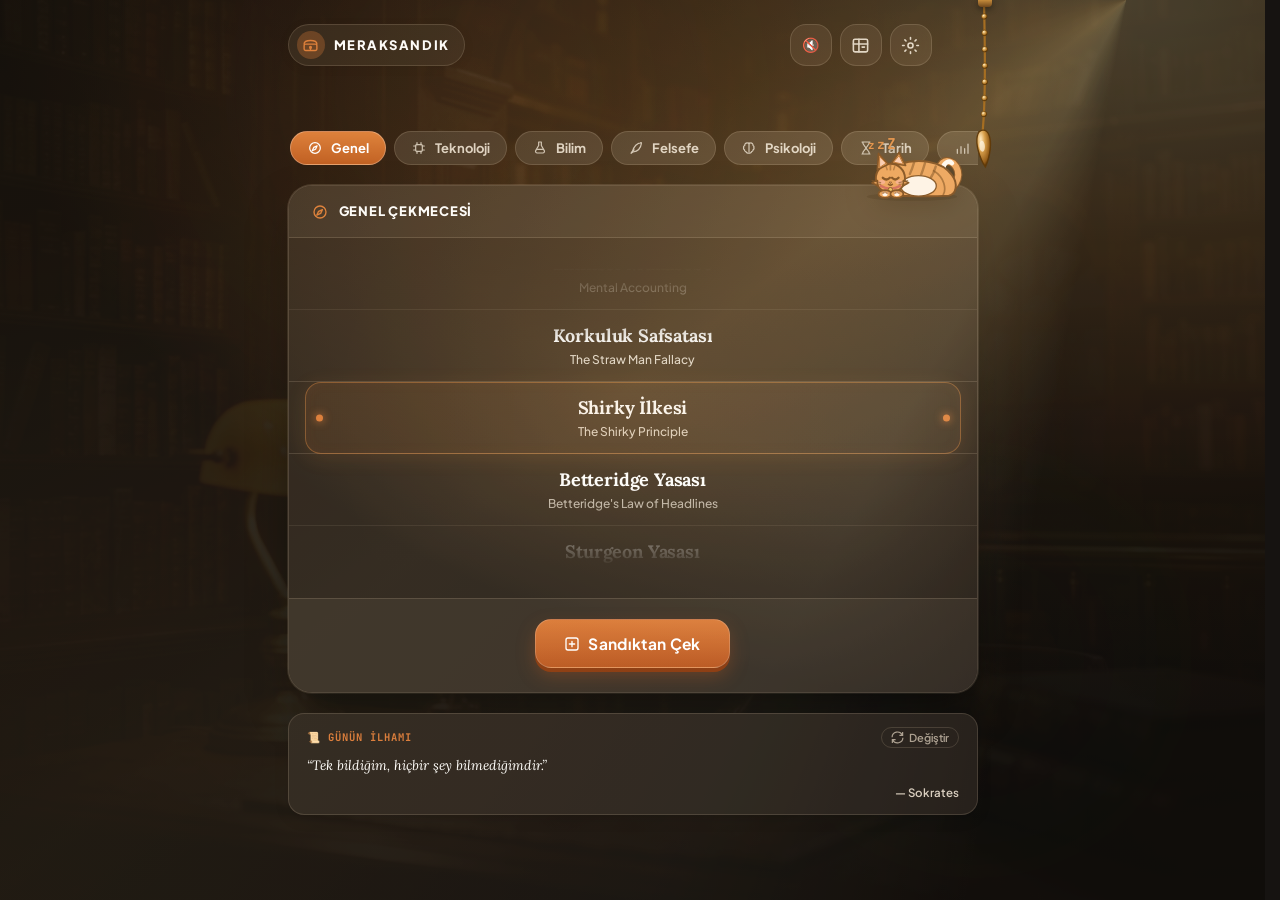
<file: index.html>
<!doctype html>
<html lang="tr">
<head>
  <meta charset="utf-8">
  <meta name="viewport" content="width=device-width, initial-scale=1">
  <title>Meraksandık — Araştırma & Kavram Kataloğu</title>
  <link rel="manifest" href="/manifest.json">
  <meta name="theme-color" content="#11100e">
  <link rel="icon" href="/icon-192.png">
  <link rel="apple-touch-icon" href="/apple-touch-icon.png">
  <meta name="mobile-web-app-capable" content="yes">
  <meta name="apple-mobile-web-app-capable" content="yes">
  <meta name="apple-mobile-web-app-status-bar-style" content="black-translucent">
  <meta name="apple-mobile-web-app-title" content="Meraksandık">
  <link rel="preconnect" href="https://fonts.googleapis.com">
  <link rel="preconnect" href="https://fonts.gstatic.com" crossorigin>
  <link href="https://fonts.googleapis.com/css2?family=JetBrains+Mono:wght@400;500;600;700&family=Lora:ital,wght@0,500;0,600;0,700;1,500;1,600&family=Plus+Jakarta+Sans:ital,wght@0,400;0,500;0,600;0,700;0,800;1,500;1,600&display=swap" rel="stylesheet">
  <link rel="stylesheet" href="styles.css?v=51">
</head>
<body>
  <div class="library-backdrop" aria-hidden="true"></div>
  <div class="lamp-spotlight-beam" aria-hidden="true"></div>
  <div class="background-glows" aria-hidden="true">
    <div class="glow-sphere glow-1"></div>
    <div class="glow-sphere glow-2"></div>
  </div>

  <!-- Gerçek Çekilebilir, Sallanabilir & Temayı Değiştiren Nostaljik Lamba Zinciri -->
  <div class="lamp-pull-chain-wrap" id="lampPullChain" role="button" tabindex="0" title="Masa Lambası Zinciri — çekerek veya sallayarak temayı değiştir! 💡" aria-label="Masa Lambası Zinciri (Aydınlık / Karanlık Tema)">
    <div class="chain-fixture"></div>
    <svg id="chainPhysicsSvg" class="chain-physics-svg" viewBox="0 0 100 240">
      <defs>
        <radialGradient id="brassBeadGrad" cx="35%" cy="30%" r="65%">
          <stop offset="0%" stop-color="#fff0cc"/>
          <stop offset="35%" stop-color="#e8b868"/>
          <stop offset="85%" stop-color="#a66e22"/>
          <stop offset="100%" stop-color="#613b0a"/>
        </radialGradient>
        <radialGradient id="handleGrad" cx="30%" cy="25%" r="75%">
          <stop offset="0%" stop-color="#ffeac2"/>
          <stop offset="40%" stop-color="#dba24d"/>
          <stop offset="85%" stop-color="#945d19"/>
          <stop offset="100%" stop-color="#543105"/>
        </radialGradient>
      </defs>
      <!-- Geniş Görünmez Dokunma Hattı (Mobilde parmakla anında tutabilmek için 52px genişlik) -->
      <path id="chainTouchArea" d="" stroke="transparent" stroke-width="52" fill="none" stroke-linecap="round" class="chain-touch-target"/>
      <!-- Dinamik Zincir Bağlantı Teli -->
      <path id="chainCordPath" d="" stroke="#a66e22" stroke-width="2.2" fill="none" stroke-linecap="round"/>
      <!-- Boncuklar (JS tarafından konumlandırılır) -->
      <g id="chainBeadsGroup"></g>
      <!-- Pirinç Damla Tutamaç (Geniş 60px dokunma alanıyla) -->
      <g id="chainHandleGroup" class="chain-handle">
        <circle cx="0" cy="18" r="30" fill="transparent" stroke="transparent" class="handle-touch-target"/>
        <path d="M 0 0 C -6 0, -8 9, -6 20 C -4 30, 0 37, 0 37 C 0 37, 4 30, 6 20 C 8 9, 6 0, 0 0 Z" fill="url(#handleGrad)" stroke="#613b0a" stroke-width="1.3"/>
        <ellipse cx="-1.8" cy="16" rx="2.8" ry="5.5" fill="#fff7e6" opacity="0.7"/>
      </g>
    </svg>
  </div>

  <div class="app">
    <header class="topbar">
      <button id="homeBtn" class="plate" type="button" title="Ana ekrana dön" aria-label="Ana ekrana dön">
        <div class="plate-icon">
          <svg viewBox="0 0 24 24" class="brand-logo-svg" fill="none" stroke="currentColor" stroke-width="2" stroke-linecap="round" stroke-linejoin="round" aria-hidden="true">
            <path d="M3 10C3 7 6 5 12 5C18 5 21 7 21 10"/>
            <rect x="3" y="10" width="18" height="9" rx="2"/>
            <circle cx="12" cy="14.5" r="1.2" fill="currentColor"/>
            <path d="M12 16v1.5"/>
          </svg>
        </div>
        <span class="plate-title">MERAKSANDIK</span>
      </button>

      <div class="topbar-actions">
        <button id="ambientSoundBtn" class="icon-button ambient-btn" type="button" title="Arka Plan Ambiyansı (Yağmur / Şömine)" aria-label="Ambiyans Sesi">
          <span id="ambientIcon">🔇</span>
        </button>
        <button id="profileBtn" class="icon-button" type="button" title="Katalog & Geçmiş" aria-label="Katalog">
          <svg viewBox="0 0 24 24" width="18" height="18" fill="none" stroke="currentColor" stroke-width="2" stroke-linecap="round" stroke-linejoin="round" aria-hidden="true"><rect x="3" y="4" width="18" height="16" rx="2"/><path d="M3 10h18M10 4v16M14 14h3"/></svg>
        </button>
        <button id="settingsBtn" class="icon-button" type="button" title="Ayarlar" aria-label="Ayarlar">
          <svg viewBox="0 0 24 24" width="18" height="18" fill="none" stroke="currentColor" stroke-width="2" stroke-linecap="round" stroke-linejoin="round" aria-hidden="true"><circle cx="12" cy="12" r="3.2"/><path d="M12 2v2M12 20v2M22 12h-2M4 12H2M19.07 4.93l-1.41 1.41M6.34 17.66l-1.41 1.41M19.07 19.07l-1.41-1.41M6.34 6.34L4.93 4.93"/></svg>
        </button>
      </div>
    </header>

    <main id="stage" class="stage"></main>
  </div>

  <div id="toast" class="toast is-hidden" role="status" aria-live="polite"></div>

  <!-- Settings Modal -->
  <div id="settingsModal" class="modal-overlay is-hidden">
    <div class="modal">
      <div class="modal-head">
        <div class="modal-title-group">
          <h2>Ayarlar</h2>
          <span class="modal-subtitle">Kütüphane tercihleri</span>
        </div>
        <button id="closeSettings" class="icon-button close-btn" type="button" aria-label="Kapat">
          <svg viewBox="0 0 24 24" width="18" height="18" fill="none" stroke="currentColor" stroke-width="2"><line x1="18" y1="6" x2="6" y2="18"/><line x1="6" y1="6" x2="18" y2="18"/></svg>
        </button>
      </div>

      <div class="modal-body">
        <div class="settings-card">
          <!-- BÖLÜM 1: Renk Paleti -->
          <div class="settings-section">
            <div class="section-header">
              <span class="section-title">🎨 Renk Paleti</span>
            </div>
            <div class="palette-grid" role="group" aria-label="Renk Paleti Seçimi">
              <button type="button" class="palette-btn is-active" data-palette="coffee">
                <span class="palette-dot dot-coffee"></span>
                <span>☕ Sıcak Kahve</span>
              </button>
              <button type="button" class="palette-btn" data-palette="library">
                <span class="palette-dot dot-library"></span>
                <span>🌲 Gece Kütüphanesi</span>
              </button>
              <button type="button" class="palette-btn" data-palette="matcha">
                <span class="palette-dot dot-matcha"></span>
                <span>🍵 Matcha & Yulaf</span>
              </button>
            </div>
          </div>

          <!-- BÖLÜM 2: Masa Yoldaşı Stüdyosu -->
          <div class="settings-section pet-studio-box">
            <div class="section-header">
              <div class="section-title-group">
                <span class="section-title">🐾 Masa Yoldaşı Stüdyosu</span>
                <span class="section-desc">Çalışma masanda sana eşlik eden sevimli dost</span>
              </div>
            </div>

            <!-- 1. Hayvan Türü -->
            <div class="pet-studio-subgroup">
              <span class="subgroup-label">Hayvan Türü</span>
              <div class="pet-type-grid" id="petTypeGrid" role="group" aria-label="Masa Yoldaşı Seçimi">
                <button type="button" class="pet-type-btn is-active" data-pet="cat">
                  <span class="pet-type-icon">🐱</span>
                  <span>Kedi</span>
                </button>
                <button type="button" class="pet-type-btn" data-pet="dog">
                  <span class="pet-type-icon">🐶</span>
                  <span>Köpek</span>
                </button>
                <button type="button" class="pet-type-btn" data-pet="rabbit">
                  <span class="pet-type-icon">🐰</span>
                  <span>Tavşan</span>
                </button>
                <button type="button" class="pet-type-btn" data-pet="fox">
                  <span class="pet-type-icon">🦊</span>
                  <span>Tilki</span>
                </button>
                <button type="button" class="pet-type-btn" data-pet="donkey">
                  <span class="pet-type-icon">🫏</span>
                  <span>Eşek</span>
                </button>
              </div>
            </div>

            <!-- 2. Kürk / Tüy Rengi -->
            <div class="pet-studio-subgroup">
              <span class="subgroup-label">Kürk / Tüy Rengi</span>
              <div class="pet-color-grid" id="petColorGrid" role="group" aria-label="Tüy Rengi Seçimi">
                <!-- JS tarafından dinamik doldurulur -->
              </div>
            </div>

            <!-- 3. Yoldaş Davranışı -->
            <div class="pet-studio-subgroup">
              <span class="subgroup-label">Yoldaş Davranışı</span>
              <div class="pet-behavior-grid" id="petBehaviorGrid" role="group" aria-label="Yoldaş Davranış Seçimi">
                <button type="button" class="pet-behavior-btn is-active" data-behavior="smart">
                  <span class="behavior-icon">🌟</span>
                  <span>Akıllı</span>
                </button>
                <button type="button" class="pet-behavior-btn" data-behavior="awake">
                  <span class="behavior-icon">👀</span>
                  <span>Hep Uyanık</span>
                </button>
                <button type="button" class="pet-behavior-btn" data-behavior="sleep">
                  <span class="behavior-icon">💤</span>
                  <span>Huzurlu Uyku</span>
                </button>
              </div>
            </div>
          </div>

          <!-- BÖLÜM 3: Araştırma Süresi -->
          <div class="settings-section">
            <label class="range-field">
              <div class="range-header">
                <span>⏱️ Araştırma süresi</span>
                <strong id="researchLabel" class="pill-badge">15 dk</strong>
              </div>
              <input id="researchRange" type="range" min="1" max="45" step="1" value="15">
              <div class="range-ticks">
                <span>5 dk</span>
                <span>15 dk</span>
                <span>30 dk</span>
                <span>45 dk</span>
              </div>
            </label>
          </div>

          <!-- BÖLÜM 4: Sesler & Ambiyans -->
          <div class="settings-section sound-section">
            <label class="toggle-field">
              <div class="toggle-info">
                <span class="toggle-title">🔊 Masa saati ve sesler</span>
                <span class="toggle-desc">Çekmece tıkırtısı ve süre bitiş zili</span>
              </div>
              <input id="soundToggle" type="checkbox" checked>
            </label>

            <label class="range-field">
              <div class="range-header">
                <span>Ses seviyesi</span>
                <strong id="soundVolumeLabel" class="pill-badge">%70</strong>
              </div>
              <input id="soundVolumeRange" type="range" min="0" max="100" step="5" value="70">
              <div class="range-ticks">
                <span>Kısık</span>
                <span>Orta</span>
                <span>Yüksek</span>
              </div>
            </label>
          </div>
        </div>

      </div>
    </div>
  </div>

  <!-- Profile & Catalog Modal -->
  <div id="profileModal" class="modal-overlay is-hidden">
    <div class="modal modal-wide">
      <div class="modal-head">
        <div class="modal-title-group">
          <h2>Katalog Fişlerin</h2>
          <span class="modal-subtitle">Araştırıp arşivine eklediğin kavramlar</span>
        </div>
        <button id="closeProfile" class="icon-button close-btn" type="button" aria-label="Kapat">
          <svg viewBox="0 0 24 24" width="16" height="16" fill="none" stroke="currentColor" stroke-width="2"><line x1="18" y1="6" x2="6" y2="18"/><line x1="6" y1="6" x2="18" y2="18"/></svg>
        </button>
      </div>

      <div class="modal-body">
        <div id="statsContainer"></div>

        <div class="history-controls">
          <div class="search-wrap">
            <svg viewBox="0 0 24 24" width="15" height="15" fill="none" stroke="currentColor" stroke-width="2"><circle cx="11" cy="11" r="8"/><line x1="21" y1="21" x2="16.65" y2="16.65"/></svg>
            <input id="historySearchInput" type="text" placeholder="Katalogda fiş ara...">
          </div>
          <div id="historyFilterRow" class="history-filter-pills"></div>
        </div>

        <div id="historyListContainer"></div>

        <div class="profile-actions">
          <button id="exportHistoryBtn" class="btn btn-secondary btn-sm" type="button">
            <svg viewBox="0 0 24 24" width="14" height="14" fill="none" stroke="currentColor" stroke-width="2"><path d="M21 15v4a2 2 0 0 1-2 2H5a2 2 0 0 1-2-2v-4"/><polyline points="7 10 12 15 17 10"/><line x1="12" y1="15" x2="12" y2="3"/></svg>
            Kataloğu Dışa Aktar (.md)
          </button>
          <button id="clearHistoryBtn" class="link-btn link-danger" type="button">Kataloğu Boşalt</button>
        </div>
      </div>
    </div>
  </div>

  <canvas id="confettiCanvas" class="confetti-canvas"></canvas>
  <script src="app.js?v=63"></script>
</body>
</html>
</file>
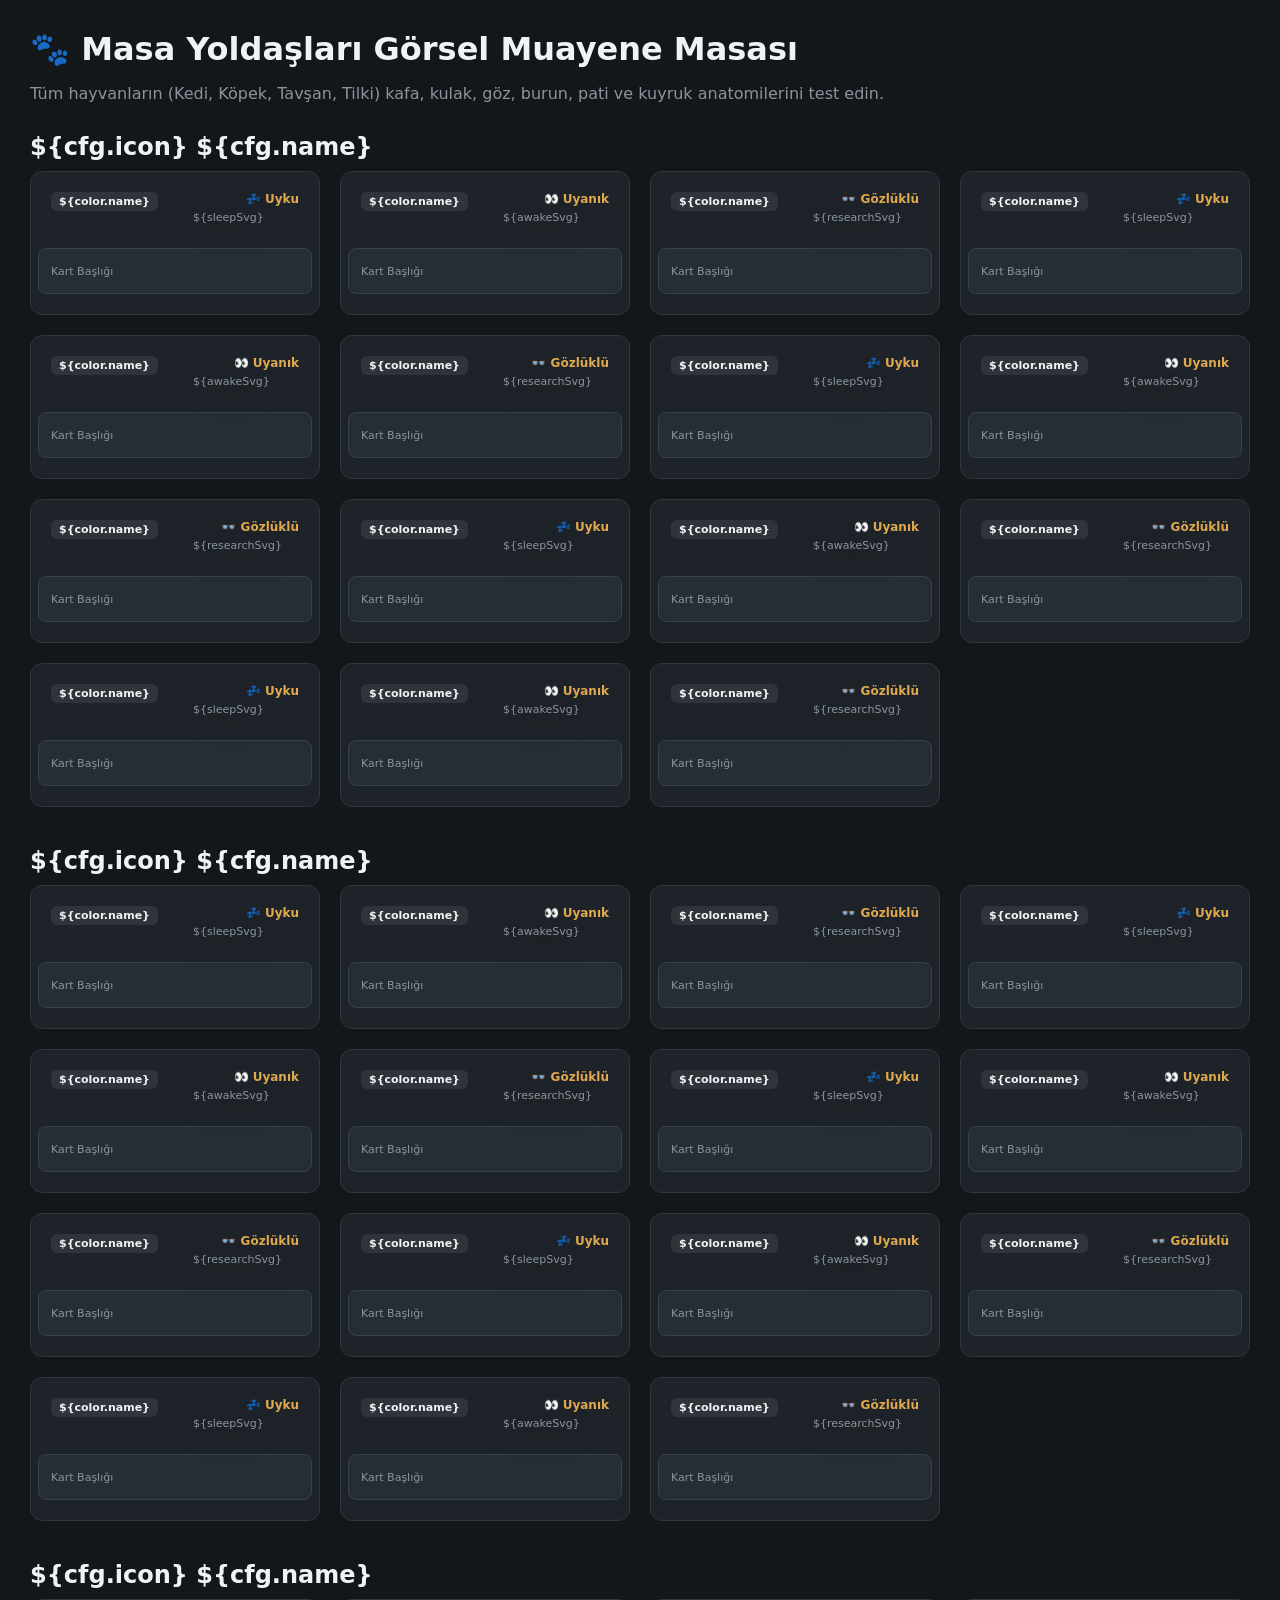
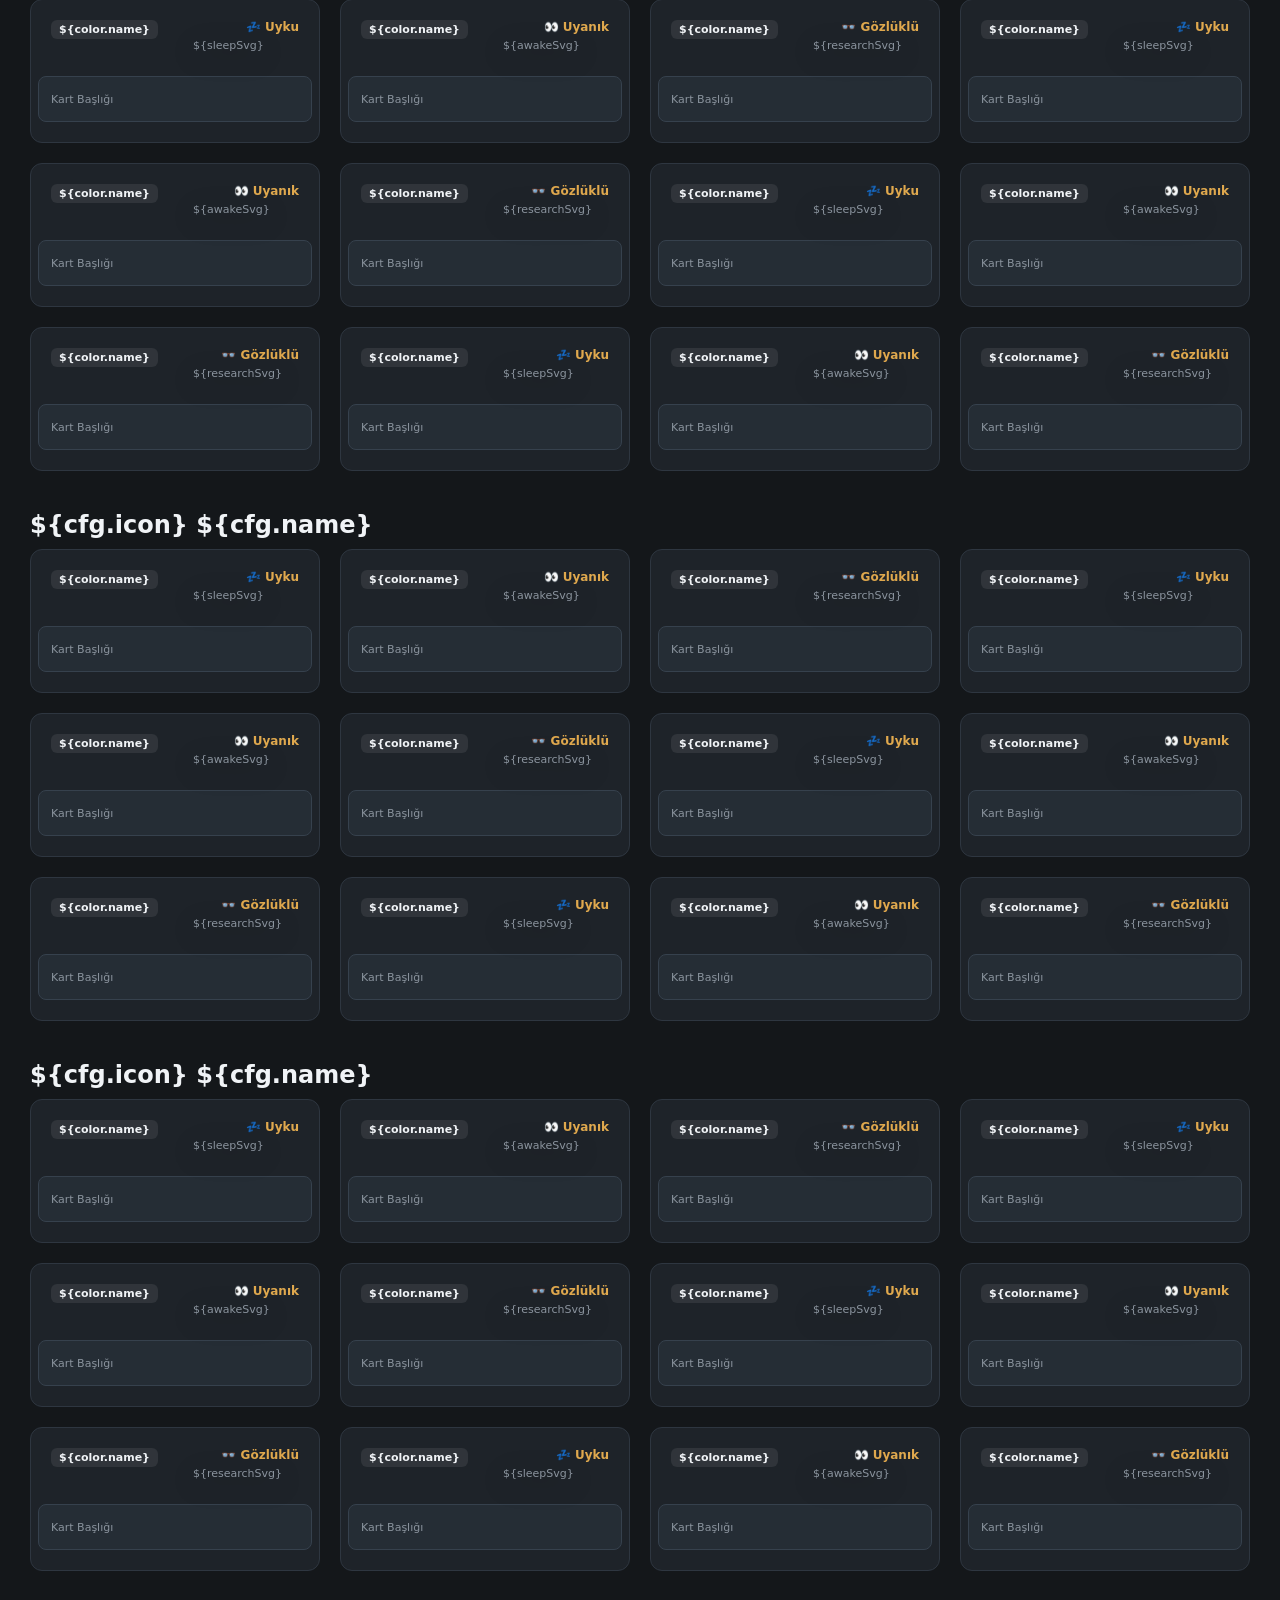
<file: test_pets_visual.html>
<!DOCTYPE html>
<html lang="tr">
<head>
  <meta charset="UTF-8">
  <title>Masa Yoldaşları Görsel Test Masası</title>
  <style>
    :root {
      --bg: #14171a;
      --card-bg: #1e2329;
      --card-border: #2e3640;
      --text: #f0f3f6;
      --text-muted: #8b949e;
      --accent: #d97736;
    }
    body {
      background: var(--bg);
      color: var(--text);
      font-family: system-ui, -apple-system, BlinkMacSystemFont, "Segoe UI", Roboto, sans-serif;
      margin: 0;
      padding: 30px;
    }
    h1, h2, h3 { margin: 0 0 10px 0; }
    .grid {
      display: grid;
      grid-template-columns: repeat(auto-fill, minmax(280px, 1fr));
      gap: 20px;
      margin-bottom: 40px;
    }
    .pet-card {
      background: var(--card-bg);
      border: 1px solid var(--card-border);
      border-radius: 12px;
      padding: 20px;
      display: flex;
      flex-direction: column;
      align-items: center;
      gap: 12px;
      position: relative;
    }
    .mock-desk-header {
      width: 100%;
      height: 44px;
      background: #252d35;
      border-radius: 8px;
      position: relative;
      margin-top: 25px;
      border: 1px solid #36414d;
      display: flex;
      align-items: center;
      padding: 0 12px;
      font-size: 11px;
      color: var(--text-muted);
    }
    .pet-wrapper {
      position: absolute;
      top: -38px;
      right: 14px;
      width: 104px;
      height: 54px;
      filter: drop-shadow(0 6px 14px rgba(0, 0, 0, 0.45));
    }
    .pet-svg, svg {
      width: 100%;
      height: 100%;
      display: block;
      overflow: visible;
    }
    .badge {
      font-size: 11px;
      font-weight: 700;
      padding: 3px 8px;
      border-radius: 6px;
      background: rgba(255,255,255,0.08);
    }
    .state-title {
      font-size: 12px;
      color: #e0a94e;
      font-weight: bold;
    }
  </style>
</head>
<body>
  <h1>🐾 Masa Yoldaşları Görsel Muayene Masası</h1>
  <p style="color: var(--text-muted); margin-bottom: 30px;">Tüm hayvanların (Kedi, Köpek, Tavşan, Tilki) kafa, kulak, göz, burun, pati ve kuyruk anatomilerini test edin.</p>

  <div id="testOutput"></div>

  <script src="app.js"></script>
  <script>
    const output = document.querySelector("#testOutput");
    
    for (const [petKey, cfg] of Object.entries(PET_CONFIG)) {
      const section = document.createElement("div");
      section.innerHTML = `<h2>\${cfg.icon} \${cfg.name}</h2>`;
      const grid = document.createElement("div");
      grid.className = "grid";

      for (const color of cfg.colors) {
        let sleepSvg = "";
        let awakeSvg = "";
        let researchSvg = "";

        if (petKey === "dog") {
          sleepSvg = renderDogSvg(color, false, false, false);
          awakeSvg = renderDogSvg(color, false, true, false);
          researchSvg = renderDogSvg(color, false, true, true);
        } else if (petKey === "rabbit") {
          sleepSvg = renderRabbitSvg(color, false, false, false);
          awakeSvg = renderRabbitSvg(color, false, true, false);
          researchSvg = renderRabbitSvg(color, false, true, true);
        } else if (petKey === "fox") {
          sleepSvg = renderFoxSvg(color, false, false, false);
          awakeSvg = renderFoxSvg(color, false, true, false);
          researchSvg = renderFoxSvg(color, false, true, true);
        } else {
          sleepSvg = renderCatSvg(color, false, false, false);
          awakeSvg = renderCatSvg(color, false, true, false);
          researchSvg = renderCatSvg(color, false, true, true);
        }

        grid.innerHTML += `
          <div class="pet-card">
            <div style="display:flex; justify-content:space-between; width:100%;">
              <span class="badge">\${color.name}</span>
              <span class="state-title">💤 Uyku</span>
            </div>
            <div class="mock-desk-header">
              <span>Kart Başlığı</span>
              <div class="pet-wrapper">\${sleepSvg}</div>
            </div>
          </div>

          <div class="pet-card">
            <div style="display:flex; justify-content:space-between; width:100%;">
              <span class="badge">\${color.name}</span>
              <span class="state-title">👀 Uyanık</span>
            </div>
            <div class="mock-desk-header">
              <span>Kart Başlığı</span>
              <div class="pet-wrapper">\${awakeSvg}</div>
            </div>
          </div>

          <div class="pet-card">
            <div style="display:flex; justify-content:space-between; width:100%;">
              <span class="badge">\${color.name}</span>
              <span class="state-title">👓 Gözlüklü</span>
            </div>
            <div class="mock-desk-header">
              <span>Kart Başlığı</span>
              <div class="pet-wrapper">\${researchSvg}</div>
            </div>
          </div>
        `;
      }
      section.appendChild(grid);
      output.appendChild(section);
    }
  </script>
</body>
</html>
</file>
<file: styles.css>
/* ==========================================================================
   Meraksandık — Kütüphane & Araştırma Kataloğu Tasarım Sistemi
   ========================================================================== */

/* --------------------------------------------------------------------------
   PALET 1: Sıcak Kahve & Ahşap (Coffee - Varsayılan)
   -------------------------------------------------------------------------- */
:root,
[data-palette="coffee"] {
  color-scheme: dark;
  --bg: #161311;
  --bg-subtle: #1f1a16;
  --surface: #26201b;
  --surface-raised: #322b24;
  --surface-glass: rgba(38, 32, 27, 0.92);
  --surface-border: rgba(235, 210, 180, 0.16);
  --surface-border-hover: rgba(235, 210, 180, 0.3);

  --text-main: #fdfbf7;
  --text-muted: #d8cdbe;
  --text-soft: #ab9f90;

  --accent: #d97736;
  --accent-light: #f29654;
  --accent-glow: rgba(217, 119, 54, 0.3);
  --accent-ink: #1c150e;
  --gold: #dfac77;

  --stamp-red: #d64545;
  --stamp-glow: rgba(214, 69, 69, 0.3);
  --library-green: #2d6a4f;

  /* Kategorilere Özel Zengin Kitap Cilt Renkleri */
  --cat-general: #d47e3b;
  --cat-technology: #438fff;
  --cat-science: #38b000;
  --cat-philosophy: #9d4edd;
  --cat-psychology: #4cc9f0;
  --cat-history: #c98b67;
  --cat-economy: #70a972;
  --cat-advertising: #e63946;
  --cat-art: #b5179e;
  --cat-law: #8338ec;
  --cat-astronomy: #7b2cbf;
  --cat-mathematics: #0096c7;
  --cat-health: #f28482;

  /* Tipografi */
  --font-serif: "Lora", "Playfair Display", Georgia, serif;
  --font-sans: "Plus Jakarta Sans", -apple-system, BlinkMacSystemFont, "Segoe UI", sans-serif;
  --font-type: "Plus Jakarta Sans", -apple-system, BlinkMacSystemFont, "Segoe UI", sans-serif;
  --font-mono: "JetBrains Mono", monospace;

  /* Boyutlar */
  --wheel-item: 54px;
  --radius-sm: 10px;
  --radius-md: 16px;
  --radius-lg: 24px;
  --radius-full: 9999px;
  --shadow-main: 0 20px 44px -8px rgba(0, 0, 0, 0.7), 0 0 0 1px var(--surface-border);
}

[data-theme="light"],
[data-theme="light"][data-palette="coffee"] {
  color-scheme: light;
  --bg: #f8f2e7;
  --bg-subtle: #eee4d3;
  --surface: #ffffff;
  --surface-raised: #fcf7ee;
  --surface-glass: rgba(255, 255, 255, 0.96);
  --surface-border: rgba(120, 80, 40, 0.15);
  --surface-border-hover: rgba(120, 80, 40, 0.3);

  --text-main: #261d15;
  --text-muted: #5e4e3e;
  --text-soft: #8a7866;

  --accent: #c45d25;
  --accent-light: #de7538;
  --accent-glow: rgba(196, 93, 37, 0.2);
  --accent-ink: #ffffff;
  --gold: #a6723a;
  --shadow-main: 0 24px 54px -10px rgba(60, 40, 20, 0.15), 0 8px 24px -4px rgba(60, 40, 20, 0.08), 0 0 0 1px rgba(120, 80, 40, 0.12);
}

/* --------------------------------------------------------------------------
   PALET 2: Gece Kütüphanesi & Pirinç Masa Lambası (Library & Brass)
   -------------------------------------------------------------------------- */
[data-palette="library"] {
  color-scheme: dark;
  --bg: #101614;
  --bg-subtle: #17211e;
  --surface: #1e2c28;
  --surface-raised: #283a34;
  --surface-glass: rgba(30, 44, 40, 0.92);
  --surface-border: rgba(195, 225, 215, 0.16);
  --surface-border-hover: rgba(195, 225, 215, 0.3);

  --text-main: #f5fbf8;
  --text-muted: #c4ded5;
  --text-soft: #91b5a9;

  --accent: #e0a94e;
  --accent-light: #f3c26f;
  --accent-glow: rgba(224, 169, 78, 0.3);
  --accent-ink: #141b17;
  --gold: #e0a94e;
}

[data-theme="light"][data-palette="library"] {
  color-scheme: light;
  --bg: #f1f7f4;
  --bg-subtle: #e1ede7;
  --surface: #ffffff;
  --surface-raised: #f4faf6;
  --surface-glass: rgba(255, 255, 255, 0.96);
  --surface-border: rgba(35, 75, 55, 0.15);
  --surface-border-hover: rgba(35, 75, 55, 0.3);

  --text-main: #142820;
  --text-muted: #3a5c4e;
  --text-soft: #638677;

  --accent: #246d4e;
  --accent-light: #378b67;
  --accent-glow: rgba(36, 109, 78, 0.2);
  --accent-ink: #ffffff;
  --gold: #9e7330;
}

/* --------------------------------------------------------------------------
   PALET 3: Japon Kırtasiye & Matcha Yulaf (Matcha & Oat)
   -------------------------------------------------------------------------- */
[data-palette="matcha"] {
  color-scheme: dark;
  --bg: #141713;
  --bg-subtle: #1c211a;
  --surface: #242c22;
  --surface-raised: #2f3a2c;
  --surface-glass: rgba(36, 44, 34, 0.92);
  --surface-border: rgba(205, 225, 195, 0.16);
  --surface-border-hover: rgba(205, 225, 195, 0.3);

  --text-main: #f8faf6;
  --text-muted: #cbd8c5;
  --text-soft: #98a992;

  --accent: #7ca856;
  --accent-light: #9bc574;
  --accent-glow: rgba(124, 168, 86, 0.3);
  --accent-ink: #141a12;
  --gold: #d4a373;
}

[data-theme="light"][data-palette="matcha"] {
  color-scheme: light;
  --bg: #f8f6f0;
  --bg-subtle: #ece7db;
  --surface: #ffffff;
  --surface-raised: #fbf9f4;
  --surface-glass: rgba(255, 255, 255, 0.96);
  --surface-border: rgba(70, 90, 50, 0.15);
  --surface-border-hover: rgba(70, 90, 50, 0.3);

  --text-main: #1f241a;
  --text-muted: #54604c;
  --text-soft: #7c8874;

  --accent: #5e843c;
  --accent-light: #76a24e;
  --accent-glow: rgba(94, 132, 60, 0.2);
  --accent-ink: #ffffff;
  --gold: #b3824f;
}

* {
  box-sizing: border-box;
}

html {
  min-height: 100%;
  overflow-x: hidden;
  scrollbar-gutter: stable;
  overscroll-behavior-x: none;
}

body {
  margin: 0;
  width: 100%;
  max-width: 100vw;
  color: var(--text-main);
  font-family: var(--font-sans);
  font-size: 15px;
  line-height: 1.5;
  background-color: var(--bg);
  overflow-x: hidden;
  overscroll-behavior-x: none;
  -webkit-font-smoothing: antialiased;
  -moz-osx-font-smoothing: grayscale;
}

/* Gerçekçi & Büyüleyici Kütüphane Arka Planı (Library Backdrop) */
.library-backdrop {
  position: fixed;
  inset: 0;
  pointer-events: none;
  z-index: 0;
  background-image: url('library-bg.jpg');
  background-size: cover;
  background-position: center top;
  background-repeat: no-repeat;
  opacity: 0.36;
  filter: brightness(0.78) contrast(1.1) saturate(0.95);
  transition: opacity 0.5s ease, filter 0.5s ease;
}

.library-backdrop::after {
  content: "";
  position: absolute;
  inset: 0;
  background: radial-gradient(
    circle at 50% 30%,
    rgba(22, 19, 17, 0.42) 0%,
    rgba(22, 19, 17, 0.86) 65%,
    rgba(22, 19, 17, 0.98) 100%
  );
  transition: background 0.5s ease;
}

[data-theme="light"] .library-backdrop {
  background-image: url('library-bg-light.jpg');
  opacity: 0.38;
  filter: brightness(1.02) contrast(1.04) saturate(1.08);
}

[data-theme="light"] .library-backdrop::after {
  background: radial-gradient(
    circle at 50% 30%,
    rgba(250, 246, 238, 0.45) 0%,
    rgba(250, 246, 238, 0.82) 65%,
    rgba(250, 246, 238, 0.96) 100%
  );
}

/* Sıcak Kütüphane Işık Ambiyansı */
.background-glows {
  position: fixed;
  inset: 0;
  pointer-events: none;
  z-index: 0;
  overflow: hidden;
}

.glow-sphere {
  position: absolute;
  border-radius: 50%;
  filter: blur(120px);
  opacity: 0.28;
}

.glow-1 {
  width: 550px;
  height: 550px;
  top: -180px;
  left: 15%;
  background: radial-gradient(circle, rgba(201, 122, 62, 0.35), transparent 70%);
}

.glow-2 {
  width: 480px;
  height: 480px;
  bottom: 0%;
  right: 5%;
  background: radial-gradient(circle, rgba(45, 106, 79, 0.22), transparent 70%);
}

/* Konfeti Canvas */
.confetti-canvas {
  position: fixed;
  inset: 0;
  width: 100%;
  height: 100%;
  pointer-events: none;
  z-index: 100;
}

/* Ana Konteyner */
.app {
  position: relative;
  z-index: 1;
  width: 100%;
  max-width: 680px;
  min-height: 100dvh;
  margin: 0 auto;
  padding: 24px 20px 36px;
  display: flex;
  flex-direction: column;
  gap: 20px;
}

/* --------------------------------------------------------------------------
   Üst Bar (Kütüphane Künyesi & Eylemler)
   -------------------------------------------------------------------------- */

.topbar {
  display: flex;
  align-items: center;
  justify-content: space-between;
  gap: 12px;
  padding-bottom: 8px;
  padding-right: 46px;
}

.plate {
  display: inline-flex;
  align-items: center;
  gap: 9px;
  padding: 6px 14px 6px 8px;
  border-radius: var(--radius-full);
  background: var(--surface-glass);
  backdrop-filter: blur(16px);
  -webkit-backdrop-filter: blur(16px);
  border: 1px solid var(--surface-border);
  box-shadow: 0 2px 8px rgba(0, 0, 0, 0.15);
  flex: 0 0 auto;
  transition: all 0.2s cubic-bezier(0.16, 1, 0.3, 1);
  user-select: none;
}

button.plate {
  font: inherit;
  color: inherit;
  cursor: pointer;
  appearance: none;
}

button.plate:hover {
  border-color: var(--accent);
}

[data-theme="light"] .plate {
  background: rgba(255, 255, 255, 0.92);
  border: 1px solid rgba(120, 80, 40, 0.18);
  box-shadow: 0 2px 8px rgba(60, 40, 20, 0.06);
}

.plate-icon {
  display: flex;
  align-items: center;
  justify-content: center;
  width: 28px;
  height: 28px;
  border-radius: 50%;
  background: var(--accent-glow, rgba(201, 122, 62, 0.18));
  color: var(--accent);
  flex-shrink: 0;
  transition: transform 0.2s ease, background 0.2s ease, color 0.2s ease;
}

.brand-logo-svg {
  width: 17px;
  height: 17px;
  display: block;
}

.plate:hover .plate-icon {
  transform: scale(1.1);
  background: var(--accent);
  color: var(--accent-ink, #ffffff);
}

.plate-title {
  font-family: var(--font-sans);
  font-weight: 800;
  font-size: 13px;
  letter-spacing: 0.12em;
  color: var(--text-main);
  line-height: 1;
}

/* Mobilde sol üstte logo ve isim birlikte şık bir kapsülde yer alır */
@media (max-width: 680px) {
  :root {
    --wheel-item: 48px;
  }
  .app {
    padding: 12px 14px 20px;
    gap: 10px;
  }
  .plate {
    padding: 5px 11px 5px 7px;
    gap: 7px;
    height: 36px;
    border-radius: var(--radius-full);
  }
  .plate-icon {
    width: 24px;
    height: 24px;
  }
  .brand-logo-svg {
    width: 15px;
    height: 15px;
  }
  .plate-title {
    font-size: 11px;
    letter-spacing: 0.08em;
    display: inline-block !important;
  }
  .topbar {
    padding-right: 36px;
  }
  .roulette-header {
    padding: 12px 16px;
  }
  .roulette-footer {
    padding: 14px 18px 16px;
  }
  .wheel-track li b {
    font-size: 16px;
  }
  .wheel-track li small {
    font-size: 11px;
  }
  .curiosity-parchment-card {
    padding: 10px 14px;
    margin-top: 6px;
  }
  .parchment-quote {
    font-size: 12.5px;
    line-height: 1.4;
  }
}

/* 24" ve Üzeri Masaüstü Monitörleri: Çark daha yüksek ve heybetli (Laptop 15" boyutunu korur) */
@media (min-width: 1200px) and (min-height: 850px) {
  :root {
    --wheel-item: 72px;
  }
  .app {
    max-width: 730px;
    gap: 22px;
  }
  .wheel-track li b {
    font-size: 21px;
  }
  .wheel-track li small {
    font-size: 13.5px;
  }
  .roulette-header {
    padding: 18px 24px;
  }
  .roulette-header-title {
    font-size: 14.5px;
  }
  .roulette-footer {
    padding: 18px 24px 20px;
  }
  .roulette-footer .btn {
    padding: 14px 28px;
    font-size: 15.5px;
  }
}

/* 27"+ 2K / 4K Ekstra Geniş Monitörler */
@media (min-width: 1600px) and (min-height: 960px) {
  :root {
    --wheel-item: 78px;
  }
  .app {
    max-width: 760px;
    gap: 26px;
  }
  .wheel-track li b {
    font-size: 22px;
  }
  .wheel-track li small {
    font-size: 14px;
  }
}

.topbar-actions {
  display: flex;
  align-items: center;
  gap: 8px;
}

.icon-button {
  display: inline-flex;
  align-items: center;
  justify-content: center;
  width: 42px;
  height: 42px;
  border-radius: var(--radius-md);
  background: var(--surface-glass);
  backdrop-filter: blur(16px);
  -webkit-backdrop-filter: blur(16px);
  border: 1px solid var(--surface-border);
  color: var(--text-muted);
  cursor: pointer;
  transition: all 0.18s ease;
}

[data-theme="light"] .icon-button {
  background: #ffffff;
  border: 1px solid rgba(120, 80, 40, 0.16);
  box-shadow: 0 4px 12px -2px rgba(60, 40, 20, 0.06);
}

.icon-button svg {
  width: 19px;
  height: 19px;
}

.icon-button:hover {
  color: var(--text-main);
  background: var(--surface-raised);
  border-color: var(--surface-border-hover);
  transform: translateY(-1px);
}

.icon-button:active {
  transform: translateY(1px);
}

/* --------------------------------------------------------------------------
   Ana Sahne
   -------------------------------------------------------------------------- */

.stage {
  flex: 1;
  display: flex;
  flex-direction: column;
  justify-content: center;
  gap: 20px;
  min-width: 0;
  padding-bottom: 2vh;
}

/* --------------------------------------------------------------------------
   Kategori Bölücüleri (Çekmece Sekmeleri)
   -------------------------------------------------------------------------- */

.catalog-wrapper {
  display: flex;
  flex-direction: column;
  gap: 12px;
  width: 100%;
}

.tabs-scroll-area {
  position: relative;
  width: 100%;
}

.category-tabs {
  display: flex;
  align-items: center;
  gap: 8px;
  overflow-x: auto;
  overflow-y: hidden;
  overscroll-behavior-x: contain;
  -webkit-overflow-scrolling: touch;
  touch-action: pan-x pan-y;
  padding: 4px 2px 8px;
  scrollbar-width: thin;
  scrollbar-color: rgba(201, 122, 62, 0.45) transparent;
}

.category-tabs::-webkit-scrollbar {
  height: 4px;
  display: block;
}

.category-tabs::-webkit-scrollbar-track {
  background: transparent;
}

.category-tabs::-webkit-scrollbar-thumb {
  background: rgba(201, 122, 62, 0.45);
  border-radius: 9999px;
  transition: background 0.2s ease;
}

.category-tabs::-webkit-scrollbar-thumb:hover {
  background: rgba(201, 122, 62, 0.8);
}

.cat-pill {
  display: inline-flex;
  align-items: center;
  gap: 8px;
  padding: 8px 16px;
  border-radius: var(--radius-full);
  background: var(--surface-raised);
  border: 1px solid var(--surface-border);
  color: var(--text-muted);
  font-family: var(--font-sans);
  font-size: 13px;
  font-weight: 700;
  white-space: nowrap;
  cursor: pointer;
  transition: all 0.18s cubic-bezier(0.16, 1, 0.3, 1);
  flex-shrink: 0;
  box-shadow: none;
}

[data-theme="light"] .cat-pill {
  background: #ffffff;
  border: 1px solid rgba(120, 80, 40, 0.16);
  box-shadow: none;
}

.cat-pill svg {
  width: 16px;
  height: 16px;
  min-width: 16px;
  min-height: 16px;
  flex-shrink: 0;
  display: inline-block;
  opacity: 0.9;
}

.cat-pill:hover:not(.is-active):not(:disabled) {
  color: var(--text-main);
  background: var(--surface);
  border-color: var(--surface-border-hover);
  transform: translateY(-1px);
}

.cat-pill:active:not(:disabled) {
  transform: scale(0.96);
}

.cat-pill.is-active {
  color: #ffffff !important;
  background: linear-gradient(180deg, #d97736 0%, #b8541e 100%) !important;
  border-color: rgba(255, 255, 255, 0.25) !important;
  box-shadow: none !important;
}

.cat-pill.is-active:hover {
  color: #ffffff !important;
  background: linear-gradient(180deg, #e28242 0%, #c45b24 100%) !important;
  border-color: rgba(255, 255, 255, 0.35) !important;
  transform: translateY(-1px);
}

.cat-pill.is-active svg {
  opacity: 1;
}

.cat-pill:disabled {
  opacity: 0.35;
  cursor: not-allowed;
}

/* --------------------------------------------------------------------------
   Fiş Çekmecesi & Rulet Çarkı
   -------------------------------------------------------------------------- */

.roulette-card {
  position: relative;
  background: var(--surface);
  border: 1px solid var(--surface-border);
  border-radius: var(--radius-lg);
  box-shadow: var(--shadow-main);
  overflow: hidden;
  display: flex;
  flex-direction: column;
}

[data-theme="light"] .roulette-card {
  background: #ffffff;
  border: 1px solid rgba(120, 80, 40, 0.18);
  box-shadow: 0 22px 52px -10px rgba(60, 40, 20, 0.14), 0 6px 18px -2px rgba(60, 40, 20, 0.06), 0 0 0 1px rgba(120, 80, 40, 0.1);
}

.roulette-header {
  display: flex;
  align-items: center;
  justify-content: space-between;
  padding: 16px 22px;
  border-bottom: 1px solid var(--surface-border);
  background: var(--surface-raised);
}

.roulette-header-title {
  display: flex;
  align-items: center;
  gap: 10px;
  font-family: var(--font-sans);
  font-size: 13px;
  font-weight: 800;
  text-transform: uppercase;
  letter-spacing: 0.06em;
  color: var(--text-main);
}

.roulette-header-title svg {
  width: 18px;
  height: 18px;
  min-width: 18px;
  min-height: 18px;
  flex-shrink: 0;
  display: inline-block;
  color: var(--accent);
}

.roulette-badge {
  font-family: var(--font-sans);
  font-size: 11.5px;
  font-weight: 700;
  padding: 4px 10px;
  border-radius: var(--radius-full);
  background: var(--surface);
  border: 1px solid var(--surface-border);
  color: var(--text-muted);
}

.roulette-badge.ai-badge {
  background: rgba(201, 122, 62, 0.14);
  color: var(--accent);
  border: 1px solid rgba(201, 122, 62, 0.3);
}

.wheel-viewport {
  position: relative;
  height: calc(var(--wheel-item) * 5);
  overflow: hidden;
  box-sizing: border-box;
  background: radial-gradient(circle at 50% 50%, rgba(201, 122, 62, 0.04), transparent 80%);
}

.wheel-track {
  list-style: none;
  margin: 0;
  padding: 0;
  position: absolute;
  top: 0;
  left: 0;
  right: 0;
}

.wheel-track li {
  height: var(--wheel-item);
  min-height: var(--wheel-item);
  max-height: var(--wheel-item);
  box-sizing: border-box;
  flex-shrink: 0;
  display: flex;
  flex-direction: column;
  align-items: center;
  justify-content: center;
  padding: 0 32px;
  text-align: center;
  border-bottom: 1px solid var(--surface-border);
  overflow: hidden;
  transition: opacity 0.2s ease;
}

.wheel-track li b {
  font-family: var(--font-serif);
  font-weight: 700;
  font-size: 18px;
  color: var(--text-main);
  max-width: 100%;
  overflow: hidden;
  text-overflow: ellipsis;
  white-space: nowrap;
  letter-spacing: -0.01em;
}

.wheel-track li small {
  font-family: var(--font-sans);
  font-size: 12px;
  font-weight: 500;
  color: var(--text-muted);
  max-width: 100%;
  overflow: hidden;
  text-overflow: ellipsis;
  white-space: nowrap;
  margin-top: 2px;
}

.wheel-fade {
  position: absolute;
  left: 0;
  right: 0;
  height: calc(var(--wheel-item) * 1.5);
  pointer-events: none;
  z-index: 2;
}

.wheel-fade.top {
  top: 0;
  background: linear-gradient(180deg, var(--surface) 28%, transparent);
}

.wheel-fade.bottom {
  bottom: 0;
  background: linear-gradient(0deg, var(--surface) 28%, transparent);
}

/* Merkez Odak Çerçevesi (Pirinç Kılavuz) */
.wheel-guide {
  position: absolute;
  left: 16px;
  right: 16px;
  top: calc(var(--wheel-item) * 2);
  height: var(--wheel-item);
  box-sizing: border-box;
  border-radius: var(--radius-md);
  border: 1.5px solid rgba(212, 126, 59, 0.45);
  background: linear-gradient(90deg, rgba(212, 126, 59, 0.12), rgba(223, 172, 119, 0.08));
  box-shadow: 0 4px 20px rgba(212, 126, 59, 0.14), inset 0 0 14px rgba(212, 126, 59, 0.05);
  pointer-events: none;
  z-index: 3;
}

[data-theme="light"] .wheel-guide {
  border-color: rgba(196, 93, 37, 0.38);
  background: linear-gradient(90deg, rgba(196, 93, 37, 0.08), rgba(224, 122, 62, 0.05));
  box-shadow: 0 4px 18px rgba(196, 93, 37, 0.1), inset 0 0 10px rgba(196, 93, 37, 0.03);
}

.wheel-guide-pointer {
  position: absolute;
  top: 50%;
  transform: translateY(-50%);
  width: 7px;
  height: 7px;
  border-radius: 50%;
  background: var(--accent);
  box-shadow: 0 0 8px var(--accent);
}

.wheel-guide-pointer.left { left: 10px; }
.wheel-guide-pointer.right { right: 10px; }

.roulette-footer {
  display: flex;
  flex-direction: column;
  align-items: center;
  gap: 12px;
  padding: 20px 24px 24px;
  background: var(--surface-raised);
  border-top: 1px solid var(--surface-border);
}

.roulette-status {
  margin: 0;
  font-family: var(--font-sans);
  font-size: 12.5px;
  font-weight: 500;
  color: var(--text-soft);
  text-align: center;
}

.roulette-status.is-warn {
  color: var(--gold);
}

/* --------------------------------------------------------------------------
   Kavram Kartları (Landed, Researching, Done)
   -------------------------------------------------------------------------- */

.concept-card {
  position: relative;
  background: var(--surface-glass);
  backdrop-filter: blur(20px);
  -webkit-backdrop-filter: blur(20px);
  border: 1px solid var(--surface-border);
  border-radius: var(--radius-lg);
  box-shadow: var(--shadow-main);
  padding: 30px 30px 34px;
  overflow: hidden;
  animation: cardElevate 0.38s cubic-bezier(0.16, 1, 0.3, 1) both;
}

[data-theme="light"] .concept-card {
  background: #ffffff;
  border: 1px solid rgba(120, 80, 40, 0.18);
  box-shadow: 0 22px 52px -10px rgba(60, 40, 20, 0.14), 0 6px 18px -2px rgba(60, 40, 20, 0.06), 0 0 0 1px rgba(120, 80, 40, 0.1);
}

@keyframes cardElevate {
  from {
    opacity: 0;
    transform: translateY(18px) scale(0.98);
  }
  to {
    opacity: 1;
    transform: translateY(0) scale(1);
  }
}

.card-top-meta {
  display: flex;
  align-items: center;
  justify-content: space-between;
  gap: 12px;
  margin-bottom: 18px;
}

.card-callno {
  font-family: var(--font-mono);
  font-size: 11px;
  font-weight: 600;
  letter-spacing: 0.04em;
  color: var(--text-soft);
  background: var(--surface-raised);
  padding: 4px 10px;
  border-radius: var(--radius-sm);
  border: 1px solid var(--surface-border);
}

.card-cat-badge {
  display: inline-flex;
  align-items: center;
  gap: 7px;
  padding: 6px 14px;
  border-radius: var(--radius-full);
  font-size: 12px;
  font-weight: 700;
  text-transform: uppercase;
  letter-spacing: 0.05em;
  background: rgba(201, 122, 62, 0.14);
  color: var(--accent);
  border: 1px solid rgba(201, 122, 62, 0.25);
}

.card-cat-badge svg {
  width: 16px;
  height: 16px;
  min-width: 16px;
  min-height: 16px;
  flex-shrink: 0;
  display: inline-block;
}

.card-headline {
  margin: 0;
  font-family: var(--font-serif);
  font-weight: 700;
  font-size: clamp(26px, 6vw, 36px);
  line-height: 1.2;
  color: var(--text-main);
  letter-spacing: -0.01em;
}

.card-subtitle {
  margin: 6px 0 0;
  font-family: var(--font-sans);
  font-size: 14.5px;
  font-weight: 500;
  color: var(--text-muted);
  font-style: italic;
}

/* Hızlı Araştırma Butonları */
.quick-tools-row {
  display: flex;
  flex-wrap: wrap;
  align-items: center;
  gap: 10px;
  margin-top: 20px;
  padding-top: 18px;
  border-top: 1px solid var(--surface-border);
}

.quick-tool-btn {
  display: inline-flex;
  align-items: center;
  gap: 8px;
  padding: 9px 16px;
  border-radius: var(--radius-sm);
  background: var(--surface-raised);
  border: 1px solid var(--surface-border);
  color: var(--text-muted);
  font-family: var(--font-sans);
  font-size: 13px;
  font-weight: 600;
  text-decoration: none;
  cursor: pointer;
  transition: all 0.18s ease;
}

.quick-tool-btn:hover {
  background: var(--surface);
  color: var(--text-main);
  border-color: var(--surface-border-hover);
  transform: translateY(-1px);
}

.quick-tool-btn svg {
  width: 17px;
  height: 17px;
  min-width: 17px;
  min-height: 17px;
  flex-shrink: 0;
  display: inline-block;
}

/* Kart Yönergesi */
.card-instruction {
  margin-top: 18px;
  padding: 14px 16px;
  border-radius: var(--radius-md);
  background: var(--surface-raised);
  border: 1px solid var(--surface-border);
}

.card-instruction p {
  margin: 0;
  font-size: 13.5px;
  color: var(--text-muted);
  line-height: 1.5;
}

.card-instruction strong {
  color: var(--text-main);
}

/* --------------------------------------------------------------------------
   Geri Sayım & Radyal Sayaç
   -------------------------------------------------------------------------- */

.timer-section {
  display: flex;
  flex-direction: column;
  align-items: center;
  gap: 14px;
  margin-top: 20px;
  padding: 20px 16px;
  border-radius: var(--radius-md);
  background: var(--surface-raised);
  border: 1px solid var(--surface-border);
}

.radial-timer-wrap {
  position: relative;
  width: 180px;
  height: 180px;
  display: flex;
  align-items: center;
  justify-content: center;
}

.radial-svg {
  position: absolute;
  inset: 0;
  width: 100%;
  height: 100%;
  transform: rotate(-90deg);
}

.radial-bg {
  fill: none;
  stroke: rgba(255, 255, 255, 0.08);
  stroke-width: 6;
}

[data-theme="light"] .radial-bg {
  stroke: rgba(130, 90, 55, 0.12);
}

.radial-progress {
  fill: none;
  stroke: var(--accent);
  stroke-width: 6;
  stroke-linecap: round;
  stroke-dasharray: 440;
  stroke-dashoffset: 0;
  transition: stroke-dashoffset 0.85s linear, stroke 0.3s ease;
  filter: drop-shadow(0 0 8px var(--accent-glow));
}

.radial-timer-content {
  display: flex;
  flex-direction: column;
  align-items: center;
  justify-content: center;
  text-align: center;
  max-width: 130px;
  z-index: 1;
}

.timer-digits {
  font-family: var(--font-mono);
  font-size: 35px;
  font-weight: 700;
  font-variant-numeric: tabular-nums;
  letter-spacing: -0.02em;
  color: var(--text-main);
  line-height: 1;
}

.timer-label {
  margin-top: 6px;
  font-family: var(--font-sans);
  font-size: 10.5px;
  font-weight: 800;
  text-transform: uppercase;
  letter-spacing: 0.08em;
  padding: 3px 10px;
  border-radius: var(--radius-full);
  background: rgba(201, 122, 62, 0.12);
  color: var(--accent);
  border: 1px solid rgba(201, 122, 62, 0.22);
  line-height: 1.2;
}

.timer-section.is-paused .radial-progress {
  stroke: var(--gold);
  filter: drop-shadow(0 0 8px var(--gold-glow));
}

.timer-section.is-paused .timer-label {
  background: rgba(217, 160, 70, 0.15);
  color: var(--gold);
  border-color: rgba(217, 160, 70, 0.3);
}

/* Araştırma Not Defteri */
.notes-container {
  margin-top: 20px;
  display: flex;
  flex-direction: column;
  gap: 8px;
}

.notes-label {
  display: flex;
  align-items: center;
  justify-content: space-between;
  font-family: var(--font-sans);
  font-size: 12px;
  font-weight: 700;
  color: var(--text-muted);
  text-transform: uppercase;
  letter-spacing: 0.05em;
}

.notes-textarea {
  width: 100%;
  min-height: 84px;
  padding: 12px 14px;
  border-radius: var(--radius-md);
  background: var(--bg);
  border: 1px solid var(--surface-border);
  color: var(--text-main);
  font-family: var(--font-sans);
  font-size: 14px;
  line-height: 1.5;
  resize: vertical;
  transition: border-color 0.2s ease, box-shadow 0.2s ease;
}

.notes-textarea:focus {
  outline: none;
  border-color: var(--accent);
  box-shadow: 0 0 0 3px var(--accent-glow);
}

.notes-textarea::placeholder {
  color: var(--text-soft);
}

/* --------------------------------------------------------------------------
   Kütüphane Damgası (ARAŞTIRILDI)
   -------------------------------------------------------------------------- */

.completion-badge-wrap {
  display: flex;
  align-items: center;
  justify-content: center;
  margin: 24px 0 10px;
}

.stamp-badge {
  display: inline-flex;
  align-items: center;
  gap: 8px;
  padding: 10px 24px;
  border-radius: var(--radius-md);
  background: var(--seal-bg, rgba(196, 71, 71, 0.12));
  border: 2px solid var(--seal-color, var(--stamp-red));
  color: var(--seal-color, var(--stamp-red));
  font-family: var(--font-sans);
  font-weight: 800;
  font-size: 16px;
  letter-spacing: 0.14em;
  text-transform: uppercase;
  box-shadow: 0 0 24px var(--seal-glow, var(--stamp-glow));
  transform: rotate(-2deg);
  animation: stampImpact 0.45s cubic-bezier(0.175, 0.885, 0.32, 1.275) both;
}

@keyframes stampImpact {
  0% {
    opacity: 0;
    transform: scale(1.25) rotate(-6deg);
  }
  100% {
    opacity: 1;
    transform: scale(1) rotate(-2deg);
  }
}

.completion-notes-recap {
  margin-top: 20px;
  padding: 14px 16px;
  border-radius: var(--radius-md);
  background: var(--surface-raised);
  border: 1px solid var(--surface-border);
}

.completion-notes-recap h4 {
  margin: 0 0 6px;
  font-family: var(--font-sans);
  font-size: 11px;
  text-transform: uppercase;
  letter-spacing: 0.08em;
  color: var(--text-muted);
}

.completion-notes-recap p {
  margin: 0;
  font-size: 13.5px;
  color: var(--text-main);
  white-space: pre-wrap;
}

/* --------------------------------------------------------------------------
   Eylem Butonları
   -------------------------------------------------------------------------- */

.actions-row {
  display: flex;
  flex-wrap: wrap;
  align-items: center;
  justify-content: center;
  gap: 12px;
  margin-top: 24px;
}

.btn {
  display: inline-flex;
  align-items: center;
  justify-content: center;
  gap: 8px;
  font-family: var(--font-sans);
  font-weight: 700;
  font-size: 13.5px;
  letter-spacing: 0.02em;
  padding: 13px 26px;
  border-radius: var(--radius-md);
  cursor: pointer;
  transition: all 0.18s cubic-bezier(0.16, 1, 0.3, 1);
  text-decoration: none;
  border: none;
}

.btn-primary {
  background: linear-gradient(180deg, #d97736 0%, #b8541e 100%);
  color: #ffffff;
  border: 1px solid rgba(255, 255, 255, 0.18);
  box-shadow: 0 4px 0 #87360c, 0 8px 18px rgba(184, 84, 30, 0.35);
  font-weight: 700;
  font-size: 14px;
}

.btn-primary:hover:not(:disabled) {
  background: linear-gradient(180deg, #e48647 0%, #c45d25 100%);
  box-shadow: 0 5px 0 #87360c, 0 10px 22px rgba(184, 84, 30, 0.45);
  transform: translateY(-1px);
}

.btn-primary:active:not(:disabled) {
  transform: translateY(3px);
  box-shadow: 0 1px 0 #87360c, 0 3px 8px rgba(184, 84, 30, 0.25);
}

.btn-primary:disabled {
  opacity: 0.45;
  cursor: not-allowed;
  transform: none;
  box-shadow: none;
}

.btn-secondary {
  background: var(--surface-raised);
  border: 1px solid var(--surface-border);
  color: var(--text-main);
  box-shadow: 0 3px 0 rgba(0, 0, 0, 0.25), 0 4px 10px rgba(0, 0, 0, 0.15);
}

[data-theme="light"] .btn-secondary {
  background: #ffffff;
  border: 1px solid rgba(120, 80, 40, 0.2);
  box-shadow: 0 3px 0 rgba(120, 80, 40, 0.15), 0 4px 10px rgba(60, 40, 20, 0.06);
}

.btn-secondary:hover {
  background: var(--surface);
  border-color: var(--surface-border-hover);
  transform: translateY(-1px);
  box-shadow: 0 4px 0 rgba(0, 0, 0, 0.25), 0 6px 14px rgba(0, 0, 0, 0.2);
}

.btn-secondary:active {
  transform: translateY(2px);
  box-shadow: 0 1px 0 rgba(0, 0, 0, 0.25), 0 2px 4px rgba(0, 0, 0, 0.1);
}

.btn-sm {
  padding: 8px 16px;
  font-size: 12px;
}

.link-btn {
  background: none;
  border: none;
  padding: 6px 12px;
  color: var(--text-muted);
  font-family: var(--font-sans);
  font-size: 13px;
  font-weight: 600;
  cursor: pointer;
  transition: color 0.18s ease;
}

.link-btn:hover {
  color: var(--text-main);
}

.link-danger {
  color: var(--stamp-red);
}

.link-danger:hover {
  opacity: 0.8;
}

/* --------------------------------------------------------------------------
   Tekrar Hatırlatması (Recall Banner)
   -------------------------------------------------------------------------- */

.recall-banner {
  display: flex;
  align-items: center;
  justify-content: space-between;
  gap: 16px;
  padding: 14px 18px;
  border-radius: var(--radius-md);
  background: linear-gradient(135deg, rgba(212, 163, 115, 0.14), rgba(45, 106, 79, 0.12));
  border: 1px solid rgba(212, 163, 115, 0.25);
  box-shadow: 0 4px 16px rgba(0, 0, 0, 0.2);
}

.recall-info strong {
  display: block;
  font-family: var(--font-sans);
  font-size: 11px;
  font-weight: 700;
  text-transform: uppercase;
  letter-spacing: 0.08em;
  color: var(--gold);
}

.recall-info span {
  display: block;
  font-family: var(--font-serif);
  font-weight: 700;
  font-size: 16px;
  color: var(--text-main);
}

.recall-info em {
  font-style: normal;
  font-size: 11.5px;
  color: var(--text-muted);
}

.recall-actions {
  display: flex;
  align-items: center;
  gap: 8px;
  flex-shrink: 0;
}

/* --------------------------------------------------------------------------
   Modallar
   -------------------------------------------------------------------------- */

.modal-overlay {
  position: fixed;
  inset: 0;
  z-index: 1000;
  display: flex;
  align-items: center;
  justify-content: center;
  padding: 20px;
  background: rgba(12, 10, 8, 0.76);
  backdrop-filter: blur(10px);
  -webkit-backdrop-filter: blur(10px);
  animation: fadeIn 0.2s ease both;
}

[data-theme="light"] .modal-overlay {
  background: rgba(45, 35, 25, 0.48);
}

.modal-overlay.is-hidden {
  display: none !important;
}

/* Modal açıkken lamba ipini tamamen gizle (çarpı butonunu ve modalı asla kapatmasın) */
body.modal-open .lamp-pull-chain-wrap,
body:has(.modal-overlay:not(.is-hidden)) .lamp-pull-chain-wrap {
  opacity: 0 !important;
  pointer-events: none !important;
  visibility: hidden !important;
  transition: opacity 0.2s ease;
}

@keyframes fadeIn {
  from { opacity: 0; }
  to { opacity: 1; }
}

.modal {
  width: 100%;
  max-width: 480px;
  max-height: 88dvh;
  overflow-y: auto;
  background: var(--surface);
  border: 1px solid var(--surface-border-hover);
  border-radius: var(--radius-lg);
  padding: 26px 26px 30px;
  box-shadow: 0 24px 60px rgba(0, 0, 0, 0.5), 0 0 0 1px var(--surface-border);
  animation: modalPop 0.24s cubic-bezier(0.16, 1, 0.3, 1) both;
}

.modal-wide {
  max-width: 660px;
  padding: 30px 32px 34px;
}

@keyframes modalPop {
  from {
    opacity: 0;
    transform: scale(0.96) translateY(10px);
  }
  to {
    opacity: 1;
    transform: scale(1) translateY(0);
  }
}

.modal-head {
  display: flex;
  align-items: center;
  justify-content: space-between;
  gap: 14px;
  margin-bottom: 24px;
  padding-bottom: 18px;
  border-bottom: 1px solid var(--surface-border);
}

.modal-title-group {
  display: flex;
  flex-direction: column;
  gap: 3px;
}

.modal-title-group h2 {
  margin: 0;
  font-family: var(--font-serif);
  font-weight: 800;
  font-size: 25px;
  color: var(--text-main);
  line-height: 1.2;
}

.modal-subtitle {
  font-size: 14px;
  font-weight: 500;
  color: var(--text-muted);
}

.close-btn {
  width: 36px;
  height: 36px;
  border-radius: var(--radius-md);
  background: var(--surface-raised);
  border: 1px solid var(--surface-border);
  color: var(--text-muted);
  display: inline-flex;
  align-items: center;
  justify-content: center;
  flex-shrink: 0;
  cursor: pointer;
  transition: all 0.18s ease;
}

.close-btn:hover {
  color: var(--text-main);
  background: var(--surface);
  border-color: var(--surface-border-hover);
  transform: scale(1.05);
}

.modal-body {
  display: flex;
  flex-direction: column;
  gap: 22px;
}

.settings-card {
  display: flex;
  flex-direction: column;
  gap: 18px;
  padding: 20px 22px;
  border-radius: var(--radius-md);
  background: var(--surface-raised);
  border: 1px solid var(--surface-border);
}

.settings-divider {
  display: flex;
  align-items: center;
  gap: 12px;
  margin: 4px 0;
}

.settings-divider span {
  font-family: var(--font-type);
  font-size: 12px;
  font-weight: 700;
  text-transform: uppercase;
  letter-spacing: 0.08em;
  color: var(--accent);
  white-space: nowrap;
}

.settings-divider::before,
.settings-divider::after {
  content: "";
  flex: 1;
  height: 1px;
  background: var(--surface-border);
}

.range-field {
  display: flex;
  flex-direction: column;
  gap: 10px;
}

.range-header {
  display: flex;
  align-items: center;
  justify-content: space-between;
  font-size: 15px;
  font-weight: 700;
  color: var(--text-main);
}

.pill-badge {
  font-family: var(--font-sans);
  font-size: 13.5px;
  font-weight: 800;
  padding: 4px 14px;
  border-radius: var(--radius-full);
  background: var(--accent);
  color: #ffffff;
  box-shadow: 0 2px 10px var(--accent-glow);
}

.range-ticks {
  display: flex;
  justify-content: space-between;
  font-size: 12.5px;
  font-weight: 700;
  font-family: var(--font-sans);
  color: var(--text-soft);
  margin-top: 4px;
  padding: 0 2px;
}

/* --------------------------------------------------------------------------
   Ayarlar Modalı Bölümleri & Hiyerarşi
   -------------------------------------------------------------------------- */
.settings-section {
  display: flex;
  flex-direction: column;
  gap: 12px;
  padding-bottom: 18px;
  border-bottom: 1px solid var(--surface-border);
}

.settings-section:last-child {
  padding-bottom: 0;
  border-bottom: none;
}

.section-header {
  display: flex;
  flex-direction: column;
  gap: 4px;
}

.section-title {
  font-family: var(--font-sans);
  font-size: 13.5px;
  font-weight: 700;
  color: var(--text-main);
  letter-spacing: 0.02em;
}

.section-desc {
  font-family: var(--font-sans);
  font-size: 11.5px;
  color: var(--text-muted);
  line-height: 1.4;
}

/* --------------------------------------------------------------------------
   Renk Paleti Seçici
   -------------------------------------------------------------------------- */
.palette-grid {
  display: grid;
  grid-template-columns: repeat(3, 1fr);
  gap: 8px;
  width: 100%;
}

.palette-btn {
  display: flex;
  flex-direction: column;
  align-items: center;
  justify-content: center;
  gap: 8px;
  padding: 12px 8px;
  border-radius: var(--radius-md);
  border: 1px solid var(--surface-border);
  background: var(--bg);
  color: var(--text-muted);
  font-family: var(--font-sans);
  font-size: 11.5px;
  font-weight: 700;
  cursor: pointer;
  transition: all 0.18s ease;
  text-align: center;
}

.palette-btn:hover {
  background: var(--surface);
  color: var(--text-main);
  border-color: var(--surface-border-hover);
  transform: translateY(-1px);
}

.palette-btn.is-active {
  border-color: var(--accent);
  background: var(--surface);
  color: var(--text-main);
  box-shadow: 0 0 0 2px var(--accent), 0 4px 12px var(--accent-glow);
}

.palette-dot {
  width: 20px;
  height: 20px;
  border-radius: 50%;
  box-shadow: 0 2px 6px rgba(0, 0, 0, 0.3);
  border: 1.5px solid rgba(255, 255, 255, 0.25);
}

.dot-coffee {
  background: linear-gradient(135deg, #d97736, #4a2810);
}

.dot-library {
  background: linear-gradient(135deg, #e0a94e, #1b382b);
}

.dot-matcha {
  background: linear-gradient(135deg, #7ca856, #2d3e24);
}

/* --------------------------------------------------------------------------
   Masa Yoldaşı Stüdyosu (Özel Kart Tasarımı)
   -------------------------------------------------------------------------- */
.pet-studio-box {
  background: var(--bg);
  border: 1px solid var(--surface-border);
  border-radius: var(--radius-md);
  padding: 16px 14px;
  gap: 16px;
  box-shadow: inset 0 1px 3px rgba(0, 0, 0, 0.15);
}

.pet-studio-subgroup {
  display: flex;
  flex-direction: column;
  gap: 8px;
}

.subgroup-label {
  font-family: var(--font-sans);
  font-size: 11px;
  font-weight: 700;
  text-transform: uppercase;
  letter-spacing: 0.06em;
  color: var(--text-soft);
}

.pet-type-grid {
  display: grid;
  grid-template-columns: repeat(5, 1fr);
  gap: 6px;
  width: 100%;
}

.pet-type-btn {
  display: flex;
  flex-direction: column;
  align-items: center;
  justify-content: center;
  gap: 5px;
  padding: 8px 2px;
  border-radius: var(--radius-md);
  border: 1px solid var(--surface-border);
  background: var(--surface);
  color: var(--text-muted);
  font-family: var(--font-sans);
  font-size: 10.5px;
  font-weight: 700;
  cursor: pointer;
  transition: all 0.18s ease;
  text-align: center;
}

.pet-type-btn:hover {
  background: var(--surface-raised);
  color: var(--text-main);
  border-color: var(--surface-border-hover);
  transform: translateY(-1px);
}

.pet-type-btn.is-active {
  border-color: var(--accent);
  background: var(--surface-raised);
  color: var(--text-main);
  box-shadow: 0 0 0 2px var(--accent), 0 4px 12px var(--accent-glow);
}

.pet-type-icon {
  font-size: 19px;
  line-height: 1;
  filter: drop-shadow(0 2px 4px rgba(0, 0, 0, 0.25));
}

.pet-color-grid {
  display: grid;
  grid-template-columns: repeat(auto-fill, minmax(130px, 1fr));
  gap: 7px;
  width: 100%;
}

.pet-color-btn {
  display: flex;
  align-items: center;
  gap: 8px;
  padding: 7px 12px;
  border-radius: var(--radius-full);
  border: 1px solid var(--surface-border);
  background: var(--surface);
  color: var(--text-muted);
  font-family: var(--font-sans);
  font-size: 11.5px;
  font-weight: 600;
  cursor: pointer;
  transition: all 0.18s ease;
  white-space: nowrap;
  overflow: hidden;
  text-overflow: ellipsis;
}

.pet-color-btn:hover {
  background: var(--surface-raised);
  color: var(--text-main);
  border-color: var(--surface-border-hover);
}

.pet-color-btn.is-active {
  border-color: var(--accent);
  background: var(--surface-raised);
  color: var(--text-main);
  box-shadow: 0 0 0 1.5px var(--accent);
  font-weight: 700;
}

.pet-color-swatch {
  width: 14px;
  height: 14px;
  border-radius: 50%;
  border: 1.5px solid rgba(255, 255, 255, 0.35);
  box-shadow: 0 1px 3px rgba(0, 0, 0, 0.25);
  flex-shrink: 0;
}

/* Yoldaş Davranış Segmenti */
.pet-behavior-grid {
  display: grid;
  grid-template-columns: repeat(3, 1fr);
  gap: 6px;
  width: 100%;
}

.pet-behavior-btn {
  display: flex;
  align-items: center;
  justify-content: center;
  gap: 6px;
  padding: 8px 6px;
  border-radius: var(--radius-md);
  border: 1px solid var(--surface-border);
  background: var(--surface);
  color: var(--text-muted);
  font-family: var(--font-sans);
  font-size: 11.5px;
  font-weight: 600;
  cursor: pointer;
  transition: all 0.18s ease;
  text-align: center;
}

.pet-behavior-btn:hover {
  background: var(--surface-raised);
  color: var(--text-main);
  border-color: var(--surface-border-hover);
}

.pet-behavior-btn.is-active {
  border-color: var(--accent);
  background: var(--surface-raised);
  color: var(--text-main);
  box-shadow: 0 0 0 1.5px var(--accent);
  font-weight: 700;
}

.pet-behavior-btn .behavior-icon {
  font-size: 14px;
}

/* Ses Bölümü */
.sound-section {
  gap: 16px;
}

.settings-meta-item {
  display: flex;
  align-items: center;
  justify-content: space-between;
  gap: 12px;
  margin-bottom: 8px;
}

.settings-meta-label {
  font-size: 15px;
  font-weight: 700;
  color: var(--text-main);
}

.settings-meta-val {
  font-size: 13px;
  font-weight: 800;
  color: var(--accent);
  background: rgba(212, 126, 59, 0.14);
  padding: 5px 12px;
  border-radius: var(--radius-sm);
  border: 1px solid rgba(212, 126, 59, 0.25);
}

[data-theme="light"] .settings-meta-val {
  background: rgba(184, 93, 25, 0.1);
  border-color: rgba(184, 93, 25, 0.2);
}

.settings-hint {
  margin: 0;
  font-size: 13.5px;
  line-height: 1.6;
  color: var(--text-muted);
  font-weight: 500;
}

select,
input[type="text"],
input[type="password"] {
  width: 100%;
  padding: 12px 16px;
  border-radius: var(--radius-md);
  background: var(--bg);
  border: 1px solid var(--surface-border);
  color: var(--text-main);
  font-family: var(--font-sans);
  font-size: 14px;
  transition: border-color 0.2s ease, box-shadow 0.2s ease;
}

select:focus,
input[type="text"]:focus,
input[type="password"]:focus {
  outline: none;
  border-color: var(--accent);
  box-shadow: 0 0 0 3px var(--accent-glow);
}

input[type="range"] {
  -webkit-appearance: none;
  appearance: none;
  width: 100%;
  height: 6px;
  border-radius: var(--radius-full);
  background: var(--surface-border);
  outline: none;
  cursor: pointer;
}

input[type="range"]::-webkit-slider-thumb {
  -webkit-appearance: none;
  width: 20px;
  height: 20px;
  border-radius: 50%;
  background: var(--accent);
  border: 2px solid var(--surface);
  cursor: pointer;
  box-shadow: 0 2px 8px var(--accent-glow);
  transition: transform 0.15s ease;
}

input[type="range"]::-webkit-slider-thumb:hover {
  transform: scale(1.15);
}

input[type="range"]::-moz-range-thumb {
  width: 20px;
  height: 20px;
  border-radius: 50%;
  background: var(--accent);
  border: 2px solid var(--surface);
  cursor: pointer;
  box-shadow: 0 2px 8px var(--accent-glow);
}

.toggle-field {
  display: flex;
  align-items: center;
  justify-content: space-between;
  gap: 16px;
  cursor: pointer;
}

.toggle-info {
  display: flex;
  flex-direction: column;
  gap: 2px;
}

.toggle-title {
  font-size: 14.5px;
  font-weight: 700;
  color: var(--text-main);
}

.toggle-desc {
  font-size: 12.5px;
  color: var(--text-muted);
}

.toggle-field input {
  -webkit-appearance: none;
  appearance: none;
  position: relative;
  width: 46px;
  height: 26px;
  border-radius: var(--radius-full);
  background: var(--surface-border);
  border: 1px solid var(--surface-border);
  cursor: pointer;
  transition: all 0.2s ease;
  flex-shrink: 0;
}

.toggle-field input::before {
  content: "";
  position: absolute;
  top: 2px;
  left: 2px;
  width: 20px;
  height: 20px;
  border-radius: 50%;
  background: #ffffff;
  box-shadow: 0 1px 4px rgba(0, 0, 0, 0.3);
  transition: transform 0.2s cubic-bezier(0.16, 1, 0.3, 1), background 0.2s ease;
}

.toggle-field input:checked {
  background: var(--accent);
  border-color: var(--accent);
}

.toggle-field input:checked::before {
  transform: translateX(20px);
  background: #ffffff;
}

.key-field-row {
  display: flex;
  align-items: center;
  gap: 10px;
}

/* --------------------------------------------------------------------------
   Profil & Katalog İstatistikleri (Ferah & Birleşik Panel)
   -------------------------------------------------------------------------- */

.stats-panel {
  display: flex;
  flex-direction: column;
  gap: 16px;
  padding: 18px 22px;
  border-radius: var(--radius-md);
  background: var(--surface-raised);
  border: 1px solid var(--surface-border);
}

.stat-rank-header {
  display: flex;
  align-items: center;
  gap: 14px;
  padding-bottom: 14px;
  border-bottom: 1px solid var(--surface-border);
}

.stat-rank-icon {
  font-size: 24px;
  line-height: 1;
  display: flex;
  align-items: center;
  justify-content: center;
  width: 42px;
  height: 42px;
  border-radius: var(--radius-sm);
  background: rgba(201, 122, 62, 0.12);
  border: 1px solid rgba(201, 122, 62, 0.22);
  flex-shrink: 0;
}

.stat-rank-info {
  display: flex;
  flex-direction: column;
  gap: 2px;
}

.stat-rank-title {
  font-family: var(--font-serif);
  font-size: 16px;
  font-weight: 700;
  color: var(--text-main);
}

.stat-rank-desc {
  font-size: 12.5px;
  color: var(--text-muted);
}

.stats-metrics-row {
  display: flex;
  align-items: center;
  justify-content: space-around;
  gap: 12px;
}

.stat-metric-item {
  display: flex;
  flex-direction: column;
  align-items: center;
  justify-content: center;
  flex: 1;
  text-align: center;
}

.stat-metric-val {
  font-family: var(--font-serif);
  font-size: 24px;
  font-weight: 700;
  color: var(--text-main);
  line-height: 1.1;
}

.stat-metric-label {
  margin-top: 4px;
  font-family: var(--font-sans);
  font-size: 11.5px;
  font-weight: 700;
  text-transform: uppercase;
  letter-spacing: 0.04em;
  color: var(--text-soft);
}

.stat-metric-divider {
  width: 1px;
  height: 34px;
  background: var(--surface-border);
}

/* Katalog Listesi & Arama */
.history-controls {
  display: flex;
  flex-direction: column;
  gap: 12px;
}

.search-wrap {
  position: relative;
  width: 100%;
}

.search-wrap svg {
  position: absolute;
  left: 14px;
  top: 50%;
  transform: translateY(-50%);
  color: var(--text-soft);
  pointer-events: none;
  width: 17px;
  height: 17px;
}

.search-wrap input {
  padding-left: 42px;
  padding-top: 13px;
  padding-bottom: 13px;
  font-size: 14.5px;
}

.history-filter-pills {
  display: flex;
  align-items: center;
  gap: 8px;
  overflow-x: auto;
  scrollbar-width: none;
  padding: 2px 0;
}

.history-filter-pills::-webkit-scrollbar {
  display: none;
}

.filter-chip {
  padding: 6px 14px;
  border-radius: var(--radius-full);
  background: var(--surface-raised);
  border: 1px solid var(--surface-border);
  color: var(--text-muted);
  font-size: 12px;
  font-weight: 600;
  white-space: nowrap;
  cursor: pointer;
  transition: all 0.15s ease;
}

.filter-chip:hover {
  color: var(--text-main);
  border-color: var(--surface-border-hover);
}

.filter-chip.is-active {
  background: var(--accent);
  color: #ffffff;
  border-color: var(--accent);
}

.history-list {
  list-style: none;
  margin: 0;
  padding: 0;
  max-height: 44dvh;
  overflow-y: auto;
  display: flex;
  flex-direction: column;
  gap: 12px;
  padding-right: 2px;
}

.history-card {
  display: flex;
  flex-direction: column;
  gap: 8px;
  padding: 16px 20px;
  border-radius: var(--radius-md);
  background: var(--surface-raised);
  border: 1px solid var(--surface-border);
  transition: all 0.18s ease;
}

.history-card:hover {
  background: var(--surface);
  border-color: var(--surface-border-hover);
}

.history-card-header {
  display: flex;
  align-items: center;
  justify-content: space-between;
  gap: 12px;
}

.history-card-left {
  display: flex;
  align-items: center;
  gap: 10px;
  min-width: 0;
}

.history-card-left svg {
  width: 17px;
  height: 17px;
  min-width: 17px;
  min-height: 17px;
  flex-shrink: 0;
  display: inline-block;
  color: var(--accent);
}

.history-cat-tag {
  font-family: var(--font-sans);
  font-size: 11px;
  font-weight: 700;
  text-transform: uppercase;
  padding: 3px 8px;
  border-radius: 4px;
  background: rgba(201, 122, 62, 0.14);
  color: var(--accent);
}

.history-card-title {
  font-family: var(--font-serif);
  font-weight: 700;
  font-size: 16.5px;
  color: var(--text-main);
  white-space: nowrap;
  overflow: hidden;
  text-overflow: ellipsis;
}

.history-card-date {
  font-family: var(--font-sans);
  font-size: 12px;
  color: var(--text-soft);
  white-space: nowrap;
  font-weight: 500;
}

.history-card-en {
  font-family: var(--font-sans);
  font-size: 13px;
  color: var(--text-soft);
  font-style: italic;
  padding-left: 2px;
}

.history-card-note {
  margin-top: 6px;
  padding: 8px 12px;
  border-radius: var(--radius-sm);
  background: var(--bg);
  border-left: 3px solid var(--accent);
  font-size: 13px;
  color: var(--text-muted);
  line-height: 1.5;
}

.history-empty {
  padding: 28px;
  text-align: center;
  color: var(--text-soft);
  font-size: 13.5px;
}

.profile-actions {
  display: flex;
  align-items: center;
  justify-content: space-between;
  gap: 16px;
  padding-top: 18px;
  border-top: 1px solid var(--surface-border);
}

/* --------------------------------------------------------------------------
   Toast Bildirimi
   -------------------------------------------------------------------------- */

.toast {
  position: fixed;
  bottom: 24px;
  left: 50%;
  transform: translateX(-50%) translateY(0);
  z-index: 1000;
  padding: 10px 18px;
  border-radius: var(--radius-full);
  background: var(--surface-raised);
  border: 1px solid var(--surface-border-hover);
  color: var(--text-main);
  font-size: 13px;
  font-weight: 600;
  box-shadow: 0 10px 28px rgba(0, 0, 0, 0.4);
  transition: opacity 0.25s ease, transform 0.25s ease;
  pointer-events: none;
}

.toast.is-hidden {
  opacity: 0;
  transform: translateX(-50%) translateY(14px);
}

.is-hidden {
  display: none !important;
}

/* --------------------------------------------------------------------------
   Mobil & Dar Ekranlar (Kapsamlı ve Kusursuz Uyumluluk)
   -------------------------------------------------------------------------- */

@media (max-width: 600px) {
  :root {
    --wheel-item: 54px;
  }

  .app {
    padding: 14px 12px 24px;
    gap: 14px;
  }

  /* Üst Bar & Başlık */
  .topbar {
    gap: 12px;
  }

  .plate {
    padding: 6px 13px;
    gap: 8px;
    flex: 0 0 auto;
    width: auto;
  }

  .plate-icon {
    width: 26px;
    height: 26px;
    min-width: 26px;
  }

  .plate-icon svg {
    width: 14px;
    height: 14px;
  }

  .plate-title {
    font-size: 12.5px;
    letter-spacing: 0.1em;
    white-space: nowrap;
  }

  .topbar-actions {
    gap: 8px;
    flex-shrink: 0;
  }

  .icon-button {
    width: 38px;
    height: 38px;
  }

  /* Modallar & Ayarlar */
  .modal-overlay {
    padding: 10px;
    align-items: flex-end;
  }

  .modal {
    max-width: 100%;
    max-height: 90dvh;
    padding: 16px 16px 20px;
    border-radius: var(--radius-lg) var(--radius-lg) 0 0;
  }

  .modal-wide {
    padding: 20px 16px 26px;
  }

  .modal-head {
    margin-bottom: 12px;
    padding-bottom: 10px;
  }

  .modal-title-group h2 {
    font-size: 20px;
  }

  .settings-card {
    padding: 12px 14px;
    gap: 10px;
  }

  .palette-toggle-row {
    gap: 8px;
    padding-bottom: 10px;
  }

  .palette-btn {
    padding: 8px 6px;
  }

  /* Çark & Katalog Kartı */
  .roulette-header,
  .roulette-footer {
    padding: 12px 14px;
  }

  .wheel-track li b {
    font-size: 16px;
  }

  .wheel-track li small {
    font-size: 11.5px;
  }

  /* Kart & Aksiyon Butonları */
  .concept-card {
    padding: 18px 14px 22px;
  }

  .card-headline {
    font-size: 1.45rem;
    line-height: 1.25;
  }

  .card-subtitle {
    font-size: 0.95rem;
  }

  .actions-row {
    display: flex;
    flex-direction: column;
    gap: 8px;
    width: 100%;
  }

  .actions-row .btn {
    width: 100%;
    justify-content: center;
    padding: 12px 16px;
    font-size: 14px;
  }

  .quick-tools-row {
    display: flex;
    gap: 8px;
  }

  .quick-tool-btn {
    flex: 1;
    justify-content: center;
    padding: 8px 10px;
    font-size: 12px;
  }

  .timer-section {
    padding: 14px 10px;
  }

  .radial-timer-wrap {
    width: 140px;
    height: 140px;
  }

  .timer-digits {
    font-size: 28px;
  }

  /* İstatistikler & Geçmiş */
  .stats-metrics-row {
    display: flex;
    flex-wrap: wrap;
    gap: 10px;
  }

  .stat-metric-item {
    flex: 1;
    min-width: 80px;
  }

  .stat-metric-divider {
    display: none;
  }

  .history-card {
    padding: 12px 14px;
  }

  .history-card-header {
    flex-wrap: wrap;
    gap: 4px;
  }

  .history-card-title {
    font-size: 14.5px;
    max-width: 180px;
  }

  .cozy-cat-box,
  .cozy-pet-box {
    top: -32px;
    right: 10px;
    width: 86px;
    height: 45px;
  }
  .topbar-actions {
    gap: 6px;
  }
  .topbar-actions .icon-button {
    width: 36px;
    height: 36px;
  }
  .wax-grid {
    grid-template-columns: 1fr 1fr;
    gap: 6px;
  }
  .wax-btn {
    padding: 7px 6px;
    font-size: 12px;
  }
  .lamp-pull-chain-wrap {
    right: 12px;
    width: 38px;
    height: 145px;
  }
  .chain-beads-track {
    height: 135px;
  }
  .chain-beads-svg {
    height: 135px;
  }
  .chain-hint-pill {
    display: none;
  }
}

/* --------------------------------------------------------------------------
   Balmumu Mührü Renk Değişkenleri (Wax Seal Palette)
   -------------------------------------------------------------------------- */
:root,
[data-seal="ruby"] {
  --seal-color: #d64545;
  --seal-glow: rgba(214, 69, 69, 0.35);
  --seal-bg: rgba(214, 69, 69, 0.12);
}

[data-seal="gold"] {
  --seal-color: #d4a34b;
  --seal-glow: rgba(212, 163, 75, 0.38);
  --seal-bg: rgba(212, 163, 75, 0.14);
}

[data-seal="emerald"] {
  --seal-color: #2d6a4f;
  --seal-glow: rgba(45, 106, 79, 0.38);
  --seal-bg: rgba(45, 106, 79, 0.14);
}

[data-seal="sapphire"] {
  --seal-color: #3b74af;
  --seal-glow: rgba(59, 116, 175, 0.38);
  --seal-bg: rgba(59, 116, 175, 0.14);
}

/* Üst Bar: Ambiyans & Masa Lambası İpi Butonları */
.ambient-btn {
  position: relative;
  font-size: 14px;
}

.ambient-btn.is-active {
  border-color: var(--accent);
  color: var(--accent);
  box-shadow: 0 0 12px var(--accent-glow);
  animation: ambientPulse 3s ease-in-out infinite alternate;
}

@keyframes ambientPulse {
  0% { box-shadow: 0 0 6px var(--accent-glow); }
  100% { box-shadow: 0 0 16px var(--accent-glow); }
}

/* --------------------------------------------------------------------------
   Nostaljik Masa Lambası Zinciri (Hanging Pull-Chain Widget)
   -------------------------------------------------------------------------- */
/* --------------------------------------------------------------------------
   Nostaljik Masa Lambası Zinciri (Hanging Pull-Chain Widget)
   -------------------------------------------------------------------------- */
.lamp-pull-chain-wrap {
  position: fixed;
  top: 0;
  right: max(8px, calc((100vw - 680px) / 2 - 40px));
  z-index: 99;
  width: 100px;
  height: 240px;
  pointer-events: none !important;
  user-select: none;
}

@media (max-width: 768px) {
  .lamp-pull-chain-wrap {
    right: -6px;
  }
}

/* Tavana monte pirinç sabitleme aparatı */
.chain-fixture {
  position: absolute;
  top: 0;
  right: 28px;
  width: 14px;
  height: 7px;
  background: linear-gradient(180deg, #c48b3b 0%, #70471b 100%);
  border-radius: 0 0 4px 4px;
  box-shadow: 0 2px 6px rgba(0, 0, 0, 0.45);
  pointer-events: none;
  z-index: 10;
}

/* İnteraktif Fizik SVG Alanı (Kendi şeffaf alanı butonları bloke etmez) */
.chain-physics-svg {
  width: 100px;
  height: 240px;
  display: block;
  overflow: visible;
  pointer-events: none !important;
  touch-action: none;
}

.chain-handle {
  pointer-events: auto !important;
  cursor: grab;
  transform-origin: 0 0;
  transition: filter 0.2s ease;
}

.chain-handle:active {
  cursor: grabbing;
}

.chain-handle:hover {
  filter: brightness(1.18) drop-shadow(0 0 8px rgba(255, 200, 100, 0.5));
}

.chain-touch-target {
  pointer-events: stroke !important;
  cursor: grab;
  touch-action: none;
}

.handle-touch-target {
  pointer-events: all !important;
  cursor: grab;
  touch-action: none;
}

#chainBeadsGroup circle {
  pointer-events: auto !important;
  cursor: grab;
}

#chainCordPath {
  pointer-events: stroke !important;
  cursor: grab;
}

/* --------------------------------------------------------------------------
   Sağ Üstten Vuran Dolgulu Masa Lambası Işığı (Volumetric Filled Spotlight)
   -------------------------------------------------------------------------- */
.lamp-spotlight-beam {
  position: fixed;
  inset: 0;
  z-index: 2;
  pointer-events: none;
  opacity: 0.85;
  transition: opacity 0.6s cubic-bezier(0.16, 1, 0.3, 1);
  background:
    radial-gradient(
      ellipse 100vw 90vh at 88% 0%,
      rgba(255, 225, 150, 0.28) 0%,
      rgba(240, 165, 75, 0.18) 32%,
      rgba(180, 95, 25, 0.06) 62%,
      rgba(0, 0, 0, 0.68) 88%
    ),
    conic-gradient(
      from 190deg at 88% 0%,
      transparent 0deg,
      rgba(255, 230, 160, 0.18) 18deg,
      rgba(255, 200, 110, 0.26) 42deg,
      rgba(240, 150, 50, 0.14) 68deg,
      transparent 96deg
    );
  mix-blend-mode: screen;
}

[data-theme="light"] .lamp-spotlight-beam {
  opacity: 0.35;
  background:
    radial-gradient(
      ellipse 100vw 90vh at 88% 0%,
      rgba(255, 240, 200, 0.35) 0%,
      rgba(255, 220, 160, 0.15) 35%,
      transparent 70%
    );
}

/* Günün İlham Parşömeni (Curiosity Parchment Card) */
.curiosity-parchment-card {
  display: flex;
  flex-direction: column;
  gap: 8px;
  padding: 13px 18px;
  background: var(--surface);
  border: 1px solid var(--surface-border);
  border-radius: var(--radius-md);
  margin-top: 8px;
  margin-bottom: 0;
  box-shadow: 0 4px 14px rgba(0, 0, 0, 0.16);
  position: relative;
  transition: transform 0.25s ease, opacity 0.25s ease;
}

[data-theme="light"] .curiosity-parchment-card {
  background: rgba(255, 255, 255, 0.92);
  border: 1px solid rgba(120, 80, 40, 0.15);
  box-shadow: 0 4px 14px rgba(60, 40, 20, 0.05);
}

.curiosity-parchment-card.is-flipping {
  opacity: 0;
  transform: scale(0.97) translateY(-2px);
}

.parchment-header {
  display: flex;
  align-items: center;
  justify-content: space-between;
  gap: 8px;
}

.parchment-tag {
  font-family: var(--font-mono, monospace);
  font-size: 10.5px;
  font-weight: 700;
  letter-spacing: 0.1em;
  color: var(--accent);
  text-transform: uppercase;
}

.parchment-cycle-btn {
  display: inline-flex;
  align-items: center;
  gap: 5px;
  background: transparent;
  border: 1px solid var(--surface-border);
  border-radius: var(--radius-full);
  color: var(--text-soft);
  font-size: 11px;
  font-family: var(--font-sans);
  font-weight: 600;
  padding: 3px 9px;
  cursor: pointer;
  transition: all 0.2s ease;
}

.parchment-cycle-btn:hover {
  color: var(--text-main);
  border-color: var(--accent);
  background: rgba(217, 119, 54, 0.08);
}

.parchment-quote {
  margin: 0;
  font-family: var(--font-serif);
  font-size: 13.5px;
  font-style: italic;
  line-height: 1.45;
  color: var(--text-main);
}

.parchment-author {
  font-family: var(--font-sans);
  font-size: 11.5px;
  font-weight: 600;
  color: var(--text-muted);
  align-self: flex-end;
}

/* Gece Uykusu Bonesi */
.cat-nightcap {
  transform-origin: 32px 14px;
  animation: nightcapSway 3.8s ease-in-out infinite;
}

@keyframes nightcapSway {
  0%, 100% { transform: rotate(0deg); }
  50% { transform: rotate(-3deg) translateY(-0.5px); }
}

/* --------------------------------------------------------------------------
   Masa Üstü / Çalışma Köşesi Atmosferi (Kedi & Sıcak Kahve)
   -------------------------------------------------------------------------- */

/* --------------------------------------------------------------------------
   Masa Üstü / Çalışma Köşesi Atmosferi (Sandık Kedisi)
   -------------------------------------------------------------------------- */

/* Dekoratif Köşe Süsü (Kedi) */
.cozy-decorations {
  position: relative;
  width: 100%;
  pointer-events: none;
}

.cozy-item {
  position: absolute;
  z-index: 10;
  pointer-events: auto;
  transition: transform 0.28s cubic-bezier(0.175, 0.885, 0.32, 1.275);
}

/* Uyuyan & Huzurlu Sandık Kedisi (Sağ üst kenarda sabit yatar) */
.cozy-cat-box,
.cozy-pet-box {
  top: -38px;
  right: 14px;
  width: 104px;
  height: 54px;
  cursor: pointer;
  user-select: none;
  filter: drop-shadow(0 6px 14px rgba(0, 0, 0, 0.45));
}

.cozy-cat-box:hover,
.cozy-pet-box:hover {
  transform: scale(1.06) translateY(-2px);
}

.cozy-cat-box:active,
.cozy-pet-box:active {
  transform: scale(0.96);
}

.cozy-cat-box.is-purring,
.cozy-pet-box.is-purring {
  animation: catPurrShake 0.65s ease-in-out;
}

.cat-svg,
.dog-svg,
.rabbit-svg,
.fox-svg,
.donkey-svg {
  width: 100%;
  height: 100%;
  display: block;
  overflow: visible;
}

/* Tavşan seçiliyken beliren havuç ikram düğmesi */
.cozy-carrot-btn {
  top: -20px;
  right: 124px;
  width: 30px;
  height: 30px;
  display: flex;
  align-items: center;
  justify-content: center;
  font-size: 18px;
  background: var(--surface-raised);
  border: 1px solid var(--surface-border);
  border-radius: 50%;
  cursor: pointer;
  filter: drop-shadow(0 4px 10px rgba(0, 0, 0, 0.35));
  animation: carrotIdleBounce 2.4s ease-in-out infinite;
}

.cozy-carrot-btn:hover {
  transform: scale(1.15) rotate(-8deg);
  border-color: var(--surface-border-hover);
}

.cozy-carrot-btn:active {
  transform: scale(0.9);
}

.cozy-carrot-btn.is-eaten {
  animation: carrotEaten 0.7s ease-in-out;
}

@keyframes carrotIdleBounce {
  0%, 100% { transform: translateY(0) rotate(-4deg); }
  50% { transform: translateY(-3px) rotate(4deg); }
}

@keyframes carrotEaten {
  0% { transform: scale(1) rotate(0deg); opacity: 1; }
  40% { transform: scale(1.3) rotate(-15deg); opacity: 1; }
  100% { transform: scale(0.2) rotate(30deg); opacity: 0; }
}

/* SADECE KARIN/GÖBEK BÖLGESİ NEFES ALIR */
.cat-belly,
.dog-belly,
.rabbit-belly,
.fox-belly {
  transform-origin: 54px 36px;
  animation: catBellyPulse 3.8s ease-in-out infinite;
}

@keyframes catBellyPulse {
  0%, 100% {
    transform: scale(1, 1);
    opacity: 0.75;
  }
  38% {
    /* Nefes alış: Göbek ve ciğer bölgesi nazikçe genişler */
    transform: scale(1.14, 1.2) translateY(-1.2px);
    opacity: 0.95;
  }
  50% {
    transform: scale(1.1, 1.15) translateY(-0.8px);
    opacity: 0.92;
  }
  85% {
    /* Nefes veriş: Göbek sakinleşir */
    transform: scale(1, 1);
    opacity: 0.75;
  }
}

/* Uyurken yavaşça salınan kedi kuyruğu */
.cat-tail {
  transform-origin: 78px 40px;
  animation: catTailSleep 5s ease-in-out infinite alternate;
}

@keyframes catTailSleep {
  0% { transform: rotate(0deg); }
  50% { transform: rotate(-5deg) translateY(1px); }
  100% { transform: rotate(7deg) translateY(-1px); }
}

/* Uyurken sevimli kuyruk kıpırdaması (Köpek) */
.dog-tail {
  transform-origin: 78px 41px;
  animation: dogTailSleep 4.2s ease-in-out infinite alternate;
}

@keyframes dogTailSleep {
  0%, 100% { transform: rotate(0deg); }
  25% { transform: rotate(8deg) translateY(-1px); }
  45% { transform: rotate(-4deg); }
  65% { transform: rotate(6deg); }
}

/* Uyurken kabarık tilki kuyruğu sarmalı */
.fox-tail {
  transform-origin: 72px 34px;
  animation: foxTailSleep 5.5s ease-in-out infinite alternate;
}

@keyframes foxTailSleep {
  0%, 100% { transform: rotate(0deg) scale(1); }
  50% { transform: rotate(-4deg) scale(1.03) translateY(-0.5px); }
}

/* Uyurken ponpon tavşan kuyruğu pıtırtısı */
.rabbit-tail {
  transform-origin: 78px 38px;
  animation: rabbitTailSleep 4.8s ease-in-out infinite;
}

@keyframes rabbitTailSleep {
  0%, 85%, 100% { transform: scale(1); }
  90% { transform: scale(1.12) translateY(-1px); }
  95% { transform: scale(0.95); }
}

/* Kulak seğirmeleri */
.cat-ear-twitch {
  transform-origin: 35px 17px;
  animation: catEarTwitch 7s ease-in-out infinite;
}

.dog-ear-flop {
  transform-origin: 34px 22px;
  animation: dogEarFlop 6.2s ease-in-out infinite;
}

@keyframes dogEarFlop {
  0%, 90%, 100% { transform: rotate(0deg); }
  93% { transform: rotate(6deg) translateY(0.5px); }
  96% { transform: rotate(-3deg); }
}

.rabbit-ear-twitch {
  transform-origin: 40px 22px;
  animation: rabbitEarTwitch 5.8s ease-in-out infinite;
}

@keyframes rabbitEarTwitch {
  0%, 88%, 100% { transform: rotate(0deg); }
  91% { transform: rotate(-5deg) translateY(-1px); }
  94% { transform: rotate(4deg); }
  97% { transform: rotate(-2deg); }
}

.fox-ear-twitch {
  transform-origin: 35px 14px;
  animation: catEarTwitch 6.5s ease-in-out infinite;
}

/* Uyurken ip kuyruğun hafif sallanması (Eşek) */
.donkey-tail {
  transform-origin: 76px 39px;
  animation: donkeyTailSleep 4.6s ease-in-out infinite alternate;
}

@keyframes donkeyTailSleep {
  0%, 100% { transform: rotate(0deg); }
  50% { transform: rotate(-4deg) translateY(0.5px); }
}

.donkey-ear-twitch {
  transform-origin: 33px 20px;
  animation: donkeyEarTwitch 6.8s ease-in-out infinite;
}

@keyframes donkeyEarTwitch {
  0%, 89%, 100% { transform: rotate(0deg); }
  92% { transform: rotate(-6deg); }
  95% { transform: rotate(4deg); }
  98% { transform: rotate(-2deg); }
}

.rabbit-nose {
  transform-origin: 18px 34px;
  animation: rabbitNoseTwitch 2.6s ease-in-out infinite;
}

@keyframes rabbitNoseTwitch {
  0%, 80%, 100% { transform: scale(1); }
  85% { transform: scale(1.15) translateY(-0.5px); }
  92% { transform: scale(0.95); }
}

/* Yüzen Zzz Uykulu Emoticon */
.cat-emote,
.pet-emote {
  position: absolute;
  top: -14px;
  left: 8px;
  display: flex;
  align-items: baseline;
  gap: 2px;
  pointer-events: none;
  user-select: none;
  font-family: var(--font-mono, monospace);
  font-weight: 700;
  color: var(--accent, #d9823b);
  text-shadow: 0 1px 3px rgba(0, 0, 0, 0.5);
}

.cat-emote .z-1,
.pet-emote .z-1 {
  font-size: 11px;
  animation: zFloat1 3.8s ease-in-out infinite;
}
.cat-emote .z-2,
.pet-emote .z-2 {
  font-size: 13px;
  animation: zFloat2 3.8s ease-in-out infinite 0.7s;
}
.cat-emote .z-3,
.pet-emote .z-3 {
  font-size: 15px;
  animation: zFloat3 3.8s ease-in-out infinite 1.4s;
}

.cat-heart,
.pet-heart {
  font-size: 16px;
  animation: heartPop 0.8s cubic-bezier(0.175, 0.885, 0.32, 1.275);
}

@keyframes catEarTwitch {
  0%, 91%, 100% {
    transform: rotate(0deg);
  }
  93% {
    transform: rotate(8deg);
  }
  95% {
    transform: rotate(-4deg);
  }
  97% {
    transform: rotate(5deg);
  }
}

@keyframes zFloat1 {
  0% { opacity: 0; transform: translate(0, 3px) scale(0.6); }
  35% { opacity: 0.95; transform: translate(-3px, -4px) scale(1); }
  75%, 100% { opacity: 0; transform: translate(-6px, -12px) scale(0.8); }
}

@keyframes zFloat2 {
  0% { opacity: 0; transform: translate(0, 3px) scale(0.6); }
  35% { opacity: 0.95; transform: translate(-4px, -6px) scale(1); }
  75%, 100% { opacity: 0; transform: translate(-8px, -16px) scale(0.8); }
}

@keyframes zFloat3 {
  0% { opacity: 0; transform: translate(0, 3px) scale(0.6); }
  35% { opacity: 0.95; transform: translate(-5px, -8px) scale(1.1); }
  75%, 100% { opacity: 0; transform: translate(-11px, -22px) scale(0.85); }
}

@keyframes heartPop {
  0% { opacity: 0; transform: scale(0.4) translateY(4px); }
  40% { opacity: 1; transform: scale(1.3) translateY(-4px); }
  70% { opacity: 1; transform: scale(1) translateY(-6px); }
  100% { opacity: 0.9; transform: scale(1) translateY(-8px); }
}

@keyframes catPurrShake {
  0%, 100% { transform: scale(1) rotate(0deg); }
  20% { transform: scale(1.06) rotate(-2deg); }
  40% { transform: scale(1.06) rotate(2deg); }
  60% { transform: scale(1.04) rotate(-1deg); }
  80% { transform: scale(1.02) rotate(1deg); }
}

/* --------------------------------------------------------------------------
   UYANIK & CANLI MASKOT ANİMASYONLARI
   -------------------------------------------------------------------------- */
.cozy-pet-box.is-awake {
  filter: drop-shadow(0 6px 16px rgba(0, 0, 0, 0.42));
}

.cozy-pet-box.is-awake:hover {
  transform: scale(1.09) translateY(-3px);
}

/* Doğal Göz Kırpma Döngüsü */
.pet-eyes-awake {
  transform-origin: 28px 30px;
  animation: petEyeBlink 4.2s ease-in-out infinite;
}

@keyframes petEyeBlink {
  0%, 88%, 94%, 100% {
    transform: scaleY(1);
  }
  91% {
    transform: scaleY(0.08);
  }
}

/* Uyanıkken daha canlı ve neşeli kuyruk sallamaları */
.cozy-pet-box.is-awake .cat-tail {
  animation: catTailAwake 2.4s ease-in-out infinite alternate;
}

@keyframes catTailAwake {
  0% { transform: rotate(0deg); }
  50% { transform: rotate(-10deg) translateY(1.5px); }
  100% { transform: rotate(12deg) translateY(-1.5px); }
}

.cozy-pet-box.is-awake .dog-tail {
  animation: dogTailAwake 1.1s ease-in-out infinite alternate;
}

@keyframes dogTailAwake {
  0% { transform: rotate(-10deg); }
  100% { transform: rotate(20deg) translateY(-2px); }
}

.cozy-pet-box.is-awake .rabbit-tail {
  animation: rabbitTailAwake 2.2s ease-in-out infinite;
}

@keyframes rabbitTailAwake {
  0%, 70%, 100% { transform: scale(1); }
  80% { transform: scale(1.2) translateY(-1.5px); }
  90% { transform: scale(0.9); }
}

.cozy-pet-box.is-awake .fox-tail {
  animation: foxTailAwake 3s ease-in-out infinite alternate;
}

@keyframes foxTailAwake {
  0% { transform: rotate(0deg) scale(1); }
  50% { transform: rotate(-8deg) scale(1.05) translateY(-1.5px); }
  100% { transform: rotate(5deg) scale(1.02); }
}

.cozy-pet-box.is-awake .donkey-tail {
  animation: donkeyTailAwake 1.4s ease-in-out infinite alternate;
}

@keyframes donkeyTailAwake {
  0% { transform: rotate(-6deg); }
  100% { transform: rotate(10deg) translateY(-1px); }
}

/* Kulak seğirmeleri uyanıkken daha hareketli */
.cozy-pet-box.is-awake .cat-ear-twitch {
  animation: catEarTwitch 3.5s ease-in-out infinite;
}

.cozy-pet-box.is-awake .dog-ear-flop {
  animation: dogEarFlop 3s ease-in-out infinite;
}

.cozy-pet-box.is-awake .rabbit-ear-twitch {
  animation: rabbitEarTwitch 2.6s ease-in-out infinite;
}

.cozy-pet-box.is-awake .fox-ear-twitch {
  animation: foxEarTwitch 3.2s ease-in-out infinite;
}

.cozy-pet-box.is-awake .donkey-ear-twitch {
  animation: donkeyEarTwitch 3s ease-in-out infinite;
}

/* Çalışma Arkadaşı Gözlüğü (Ders Çalışırken takılan sevimli yuvarlak okuma gözlüğü) */
.pet-glasses-frame {
  stroke: var(--accent, #e0a94e);
  stroke-width: 1.4;
  fill: rgba(255, 255, 255, 0.25);
  filter: drop-shadow(0 1px 2px rgba(0, 0, 0, 0.35));
}

.pet-glasses-bridge {
  stroke: var(--accent, #e0a94e);
  stroke-width: 1.3;
  fill: none;
}

/* Light Theme Variables for Cozy Items */
[data-theme="light"] {
  --cup-color: #f7f1e6;
  --cup-plate: #dfd4c4;
  --cup-plate-inner: #8a542a;
  --steam-color: rgba(120, 80, 40, 0.45);
}

[data-palette="library"] {
  --cat-color: #d99a4e;
}

[data-palette="matcha"] {
  --cat-color: #e5a45b;
}

/* ==========================================================================
   Erişilebilirlik — görünüm değiştirmeyen, yalnızca klavye ve hareket
   hassasiyeti için devreye giren kurallar.
   ========================================================================== */

/* Klavyeyle gezerken odak görünür olsun (fare tıklamasında çıkmaz). */
:where(button, a, input, select, textarea, [tabindex]):focus-visible {
  outline: 2px solid var(--accent);
  outline-offset: 2px;
  border-radius: var(--radius-sm);
}

/* Hareket hassasiyeti açıksa animasyonları sustur. */
@media (prefers-reduced-motion: reduce) {
  *,
  *::before,
  *::after {
    animation-duration: 0.001ms !important;
    animation-iteration-count: 1 !important;
    transition-duration: 0.001ms !important;
    scroll-behavior: auto !important;
  }
}
</file>
